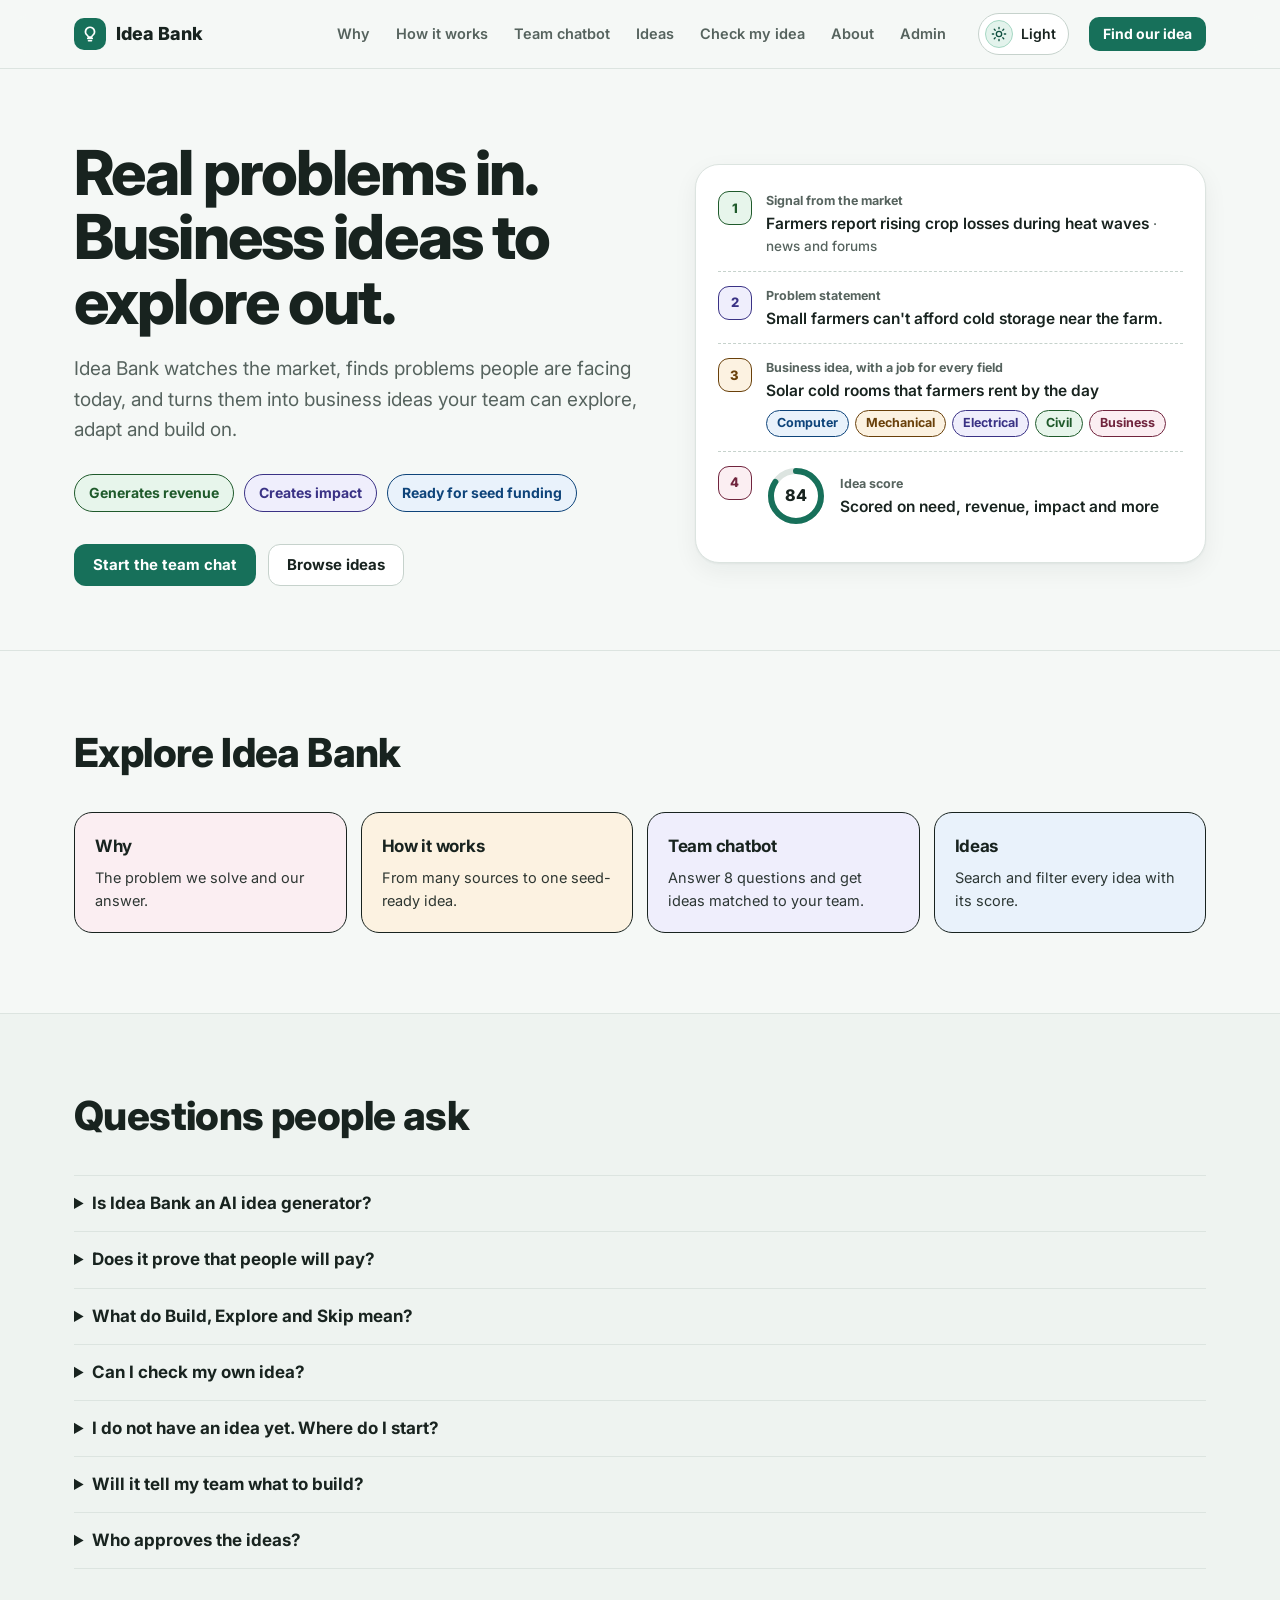
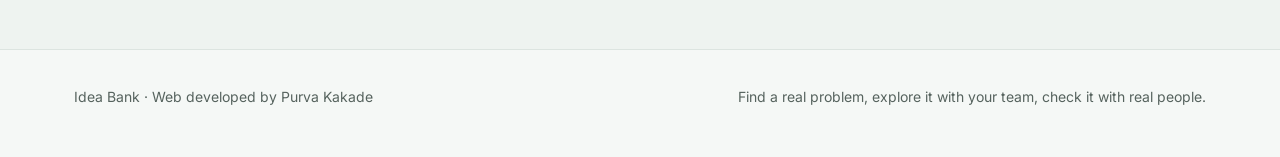
<file: static/index.html>
<!doctype html>
<html lang="en">
<head>
<meta charset="utf-8">
<meta name="viewport" content="width=device-width, initial-scale=1, viewport-fit=cover">
<title>Idea Bank — real problems, ideas to explore</title>
<link rel="preconnect" href="https://fonts.googleapis.com">
<link rel="preconnect" href="https://fonts.gstatic.com" crossorigin>
<link href="https://fonts.googleapis.com/css2?family=Inter:wght@400;500;600;700;800&display=swap" rel="stylesheet">
<script>
/* apply saved theme before paint */
(function(){try{var t=localStorage.getItem("ideabank:theme");if(t==="light"||t==="dark")document.documentElement.setAttribute("data-theme",t);}catch(e){}})();
</script>
<link rel="stylesheet" href="/static/site.css">
</head>
<body>
<script>(function(){var h=location.hash.slice(1);if(["why","how","team","ideas"].indexOf(h)>-1)location.replace("/"+h);})();</script>
<header class="top">
  <div class="wrap">
    <a class="brand" href="/" aria-label="Idea Bank, home">
      <span class="mark" aria-hidden="true"><svg width="18" height="18" viewBox="0 0 24 24" fill="none" stroke-width="2.2" stroke-linecap="round" stroke-linejoin="round"><path d="M9 18h6M10 21h4M12 3a6 6 0 0 0-3.5 10.9c.6.4 1 1.1 1 1.8V16h5v-.3c0-.7.4-1.4 1-1.8A6 6 0 0 0 12 3z"/></svg></span>
      Idea Bank
    </a>
    <nav class="nav" aria-label="Main">
      <a href="/why">Why</a><a href="/how">How it works</a><a href="/team">Team chatbot</a><a href="/ideas">Ideas</a>
    <a href="/check">Check my idea</a><a href="/about">About</a><a href="/admin">Admin</a></nav>
    <button class="theme-btn" id="themeBtn" type="button" aria-label="Switch to dark mode">
      <span class="knob" aria-hidden="true">
        <svg class="sun" viewBox="0 0 24 24" fill="none" stroke-width="2" stroke-linecap="round"><circle cx="12" cy="12" r="4"/><path d="M12 2v2M12 20v2M4.9 4.9l1.4 1.4M17.7 17.7l1.4 1.4M2 12h2M20 12h2M4.9 19.1l1.4-1.4M17.7 6.3l1.4-1.4"/></svg>
        <svg class="moon" viewBox="0 0 24 24" fill="none" stroke-width="2" stroke-linecap="round" stroke-linejoin="round"><path d="M21 12.8A9 9 0 1 1 11.2 3a7 7 0 0 0 9.8 9.8z"/></svg>
      </span>
      <span class="lbl" id="themeLbl">Light</span>
    </button>
    <a class="btn btn-primary btn-sm cta-top" href="/team">Find our idea</a>
  </div>
</header>

<main id="top">
  <section class="hero">
    <div class="wrap hero-grid">
      <div>
        <h1>Real problems in. Business ideas to explore out.</h1>
        <p class="lead">Idea Bank watches the market, finds problems people are facing today, and turns them into business ideas your team can explore, adapt and build on.</p>
        <ul class="goals" aria-label="Every idea aims to">
          <li class="c-green">Generates revenue</li>
          <li class="c-lav">Creates impact</li>
          <li class="c-blue">Ready for seed funding</li>
        </ul>
        <div class="row">
          <a class="btn btn-primary" href="/team">Start the team chat</a>
          <a class="btn btn-ghost" href="/ideas">Browse ideas</a>
        </div>
      </div>

      <figure class="transform reveal" aria-label="Example: how one news signal becomes an idea" style="margin:0">
        <div class="stage">
          <span class="dot c-green" aria-hidden="true">1</span>
          <div><p class="k">Signal from the market</p><p class="v">Farmers report rising crop losses during heat waves <span class="src">· news and forums</span></p></div>
        </div>
        <div class="stage">
          <span class="dot c-lav" aria-hidden="true">2</span>
          <div><p class="k">Problem statement</p><p class="v">Small farmers can't afford cold storage near the farm.</p></div>
        </div>
        <div class="stage">
          <span class="dot c-amber" aria-hidden="true">3</span>
          <div><p class="k">Business idea, with a job for every field</p><p class="v">Solar cold rooms that farmers rent by the day</p>
            <div class="tags"><span class="tag c-blue">Computer</span><span class="tag c-amber">Mechanical</span><span class="tag c-lav">Electrical</span><span class="tag c-green">Civil</span><span class="tag c-pink">Business</span></div></div>
        </div>
        <div class="stage">
          <span class="dot c-pink" aria-hidden="true">4</span>
          <div class="score-line"><div id="heroRing"></div><div><p class="k">Idea score</p><p class="v">Scored on need, revenue, impact and more</p></div></div>
        </div>
      </figure>
    </div>
  </section>

  <section class="sec">
    <div class="wrap">
      <div class="sec-head"><h2>Explore Idea Bank</h2></div>
      <div class="explore">
        <a class="c-pink" href="/why"><h3>Why</h3><p>The problem we solve and our answer.</p></a>
        <a class="c-amber" href="/how"><h3>How it works</h3><p>From many sources to one seed-ready idea.</p></a>
        <a class="c-lav" href="/team"><h3>Team chatbot</h3><p>Answer 8 questions and get ideas matched to your team.</p></a>
        <a class="c-blue" href="/ideas"><h3>Ideas</h3><p>Search and filter every idea with its score.</p></a>
      </div>
    </div>
  </section>
  <section class="sec alt" id="faq">
    <div class="wrap">
      <div class="sec-head"><h2>Questions people ask</h2></div>
      <div class="faq">
        <details><summary>Is Idea Bank an AI idea generator?</summary><p>It uses live news, search trends and reports to find real problems. AI helps turn them into ideas when it is switched on, and a human reviewer approves every new idea before it appears.</p></details>
        <details><summary>Does it prove that people will pay?</summary><p>No. It shows evidence that a problem exists and gives a score. Only talking to real customers proves demand, so every idea ends with a test to run.</p></details>
        <details><summary>What do Build, Explore and Skip mean?</summary><p>Build is a score of 75 or more: strong enough to start. Explore is 50 to 74: real potential, but test the weakest area first. Skip is under 50: reshape it or choose another idea.</p></details>
        <details><summary>Can I check my own idea?</summary><p>Yes. Use <a href="/check">Check my idea</a>. Answer 13 questions and get a score, a verdict and what to test next. Nothing you type is saved.</p></details>
        <details><summary>I do not have an idea yet. Where do I start?</summary><p>Open the <a href="/team">team chatbot</a>. It asks about your skills, time and budget, then suggests ideas that fit your team.</p></details>
        <details><summary>Will it tell my team what to build?</summary><p>No. Ideas and roles are suggestions. Your team decides what to pursue.</p></details>
        <details><summary>Who approves the ideas?</summary><p>Reviewers chosen by the admin read each new idea and approve or reject it. Approved ideas show who finalized them.</p></details>
      </div>
    </div>
  </section>
</main>

<footer>
  <div class="wrap"><span>Idea Bank · Web developed by Purva Kakade</span><span>Find a real problem, explore it with your team, check it with real people.</span></div>
</footer>

<dialog id="dlg" aria-labelledby="dlgTitle"><div class="dlg" id="dlgBody"></div></dialog>
<script src="/static/app.js"></script>
</body>
</html>
</file>
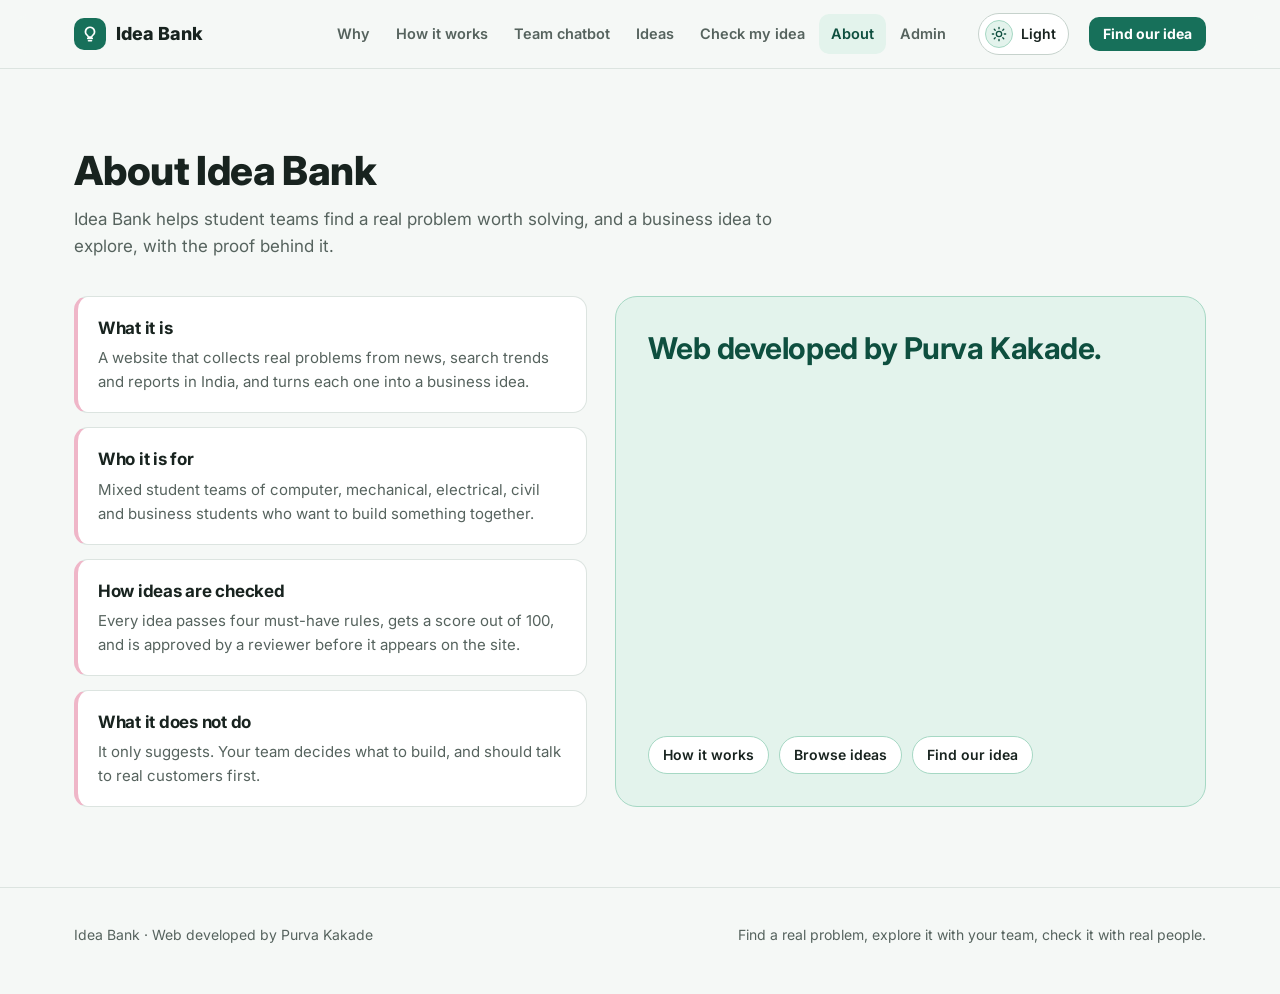
<file: static/about.html>
<!doctype html>
<html lang="en">
<head>
<meta charset="utf-8">
<meta name="viewport" content="width=device-width, initial-scale=1, viewport-fit=cover">
<title>About Idea Bank</title>
<link rel="preconnect" href="https://fonts.googleapis.com">
<link rel="preconnect" href="https://fonts.gstatic.com" crossorigin>
<link href="https://fonts.googleapis.com/css2?family=Inter:wght@400;500;600;700;800&display=swap" rel="stylesheet">
<script>
/* apply saved theme before paint */
(function(){try{var t=localStorage.getItem("ideabank:theme");if(t==="light"||t==="dark")document.documentElement.setAttribute("data-theme",t);}catch(e){}})();
</script>
<link rel="stylesheet" href="/static/site.css">
</head>
<body>
<header class="top">
  <div class="wrap">
    <a class="brand" href="/" aria-label="Idea Bank, home">
      <span class="mark" aria-hidden="true"><svg width="18" height="18" viewBox="0 0 24 24" fill="none" stroke-width="2.2" stroke-linecap="round" stroke-linejoin="round"><path d="M9 18h6M10 21h4M12 3a6 6 0 0 0-3.5 10.9c.6.4 1 1.1 1 1.8V16h5v-.3c0-.7.4-1.4 1-1.8A6 6 0 0 0 12 3z"/></svg></span>
      Idea Bank
    </a>
    <nav class="nav" aria-label="Main">
      <a href="/why">Why</a><a href="/how">How it works</a><a href="/team">Team chatbot</a><a href="/ideas">Ideas</a>
    <a href="/check">Check my idea</a><a href="/about" aria-current="page">About</a><a href="/admin">Admin</a></nav>
    <button class="theme-btn" id="themeBtn" type="button" aria-label="Switch to dark mode">
      <span class="knob" aria-hidden="true">
        <svg class="sun" viewBox="0 0 24 24" fill="none" stroke-width="2" stroke-linecap="round"><circle cx="12" cy="12" r="4"/><path d="M12 2v2M12 20v2M4.9 4.9l1.4 1.4M17.7 17.7l1.4 1.4M2 12h2M20 12h2M4.9 19.1l1.4-1.4M17.7 6.3l1.4-1.4"/></svg>
        <svg class="moon" viewBox="0 0 24 24" fill="none" stroke-width="2" stroke-linecap="round" stroke-linejoin="round"><path d="M21 12.8A9 9 0 1 1 11.2 3a7 7 0 0 0 9.8 9.8z"/></svg>
      </span>
      <span class="lbl" id="themeLbl">Light</span>
    </button>
    <a class="btn btn-primary btn-sm cta-top" href="/team">Find our idea</a>
  </div>
</header>

<main id="top">
  <section class="sec" id="about">
    <div class="wrap">
      <div class="sec-head">
        <h2>About Idea Bank</h2>
        <p>Idea Bank helps student teams find a real problem worth solving, and a business idea to explore, with the proof behind it.</p>
      </div>
      <div class="why">
        <div class="pains">
          <div class="pain"><h3>What it is</h3><p>A website that collects real problems from news, search trends and reports in India, and turns each one into a business idea.</p></div>
          <div class="pain"><h3>Who it is for</h3><p>Mixed student teams of computer, mechanical, electrical, civil and business students who want to build something together.</p></div>
          <div class="pain"><h3>How ideas are checked</h3><p>Every idea passes four must-have rules, gets a score out of 100, and is approved by a reviewer before it appears on the site.</p></div>
          <div class="pain"><h3>What it does not do</h3><p>It only suggests. Your team decides what to build, and should talk to real customers first.</p></div>
        </div>
        <div class="answer">
          <p class="big">Web developed by Purva Kakade.</p>
          <ul aria-label="Explore"><li><a href="/how" style="color:inherit;text-decoration:none">How it works</a></li><li><a href="/ideas" style="color:inherit;text-decoration:none">Browse ideas</a></li><li><a href="/team" style="color:inherit;text-decoration:none">Find our idea</a></li></ul>
        </div>
      </div>
    </div>
  </section>
</main>

<footer>
  <div class="wrap"><span>Idea Bank · Web developed by Purva Kakade</span><span>Find a real problem, explore it with your team, check it with real people.</span></div>
</footer>

<dialog id="dlg" aria-labelledby="dlgTitle"><div class="dlg" id="dlgBody"></div></dialog>
<script src="/static/app.js"></script>
</body>
</html>
</file>
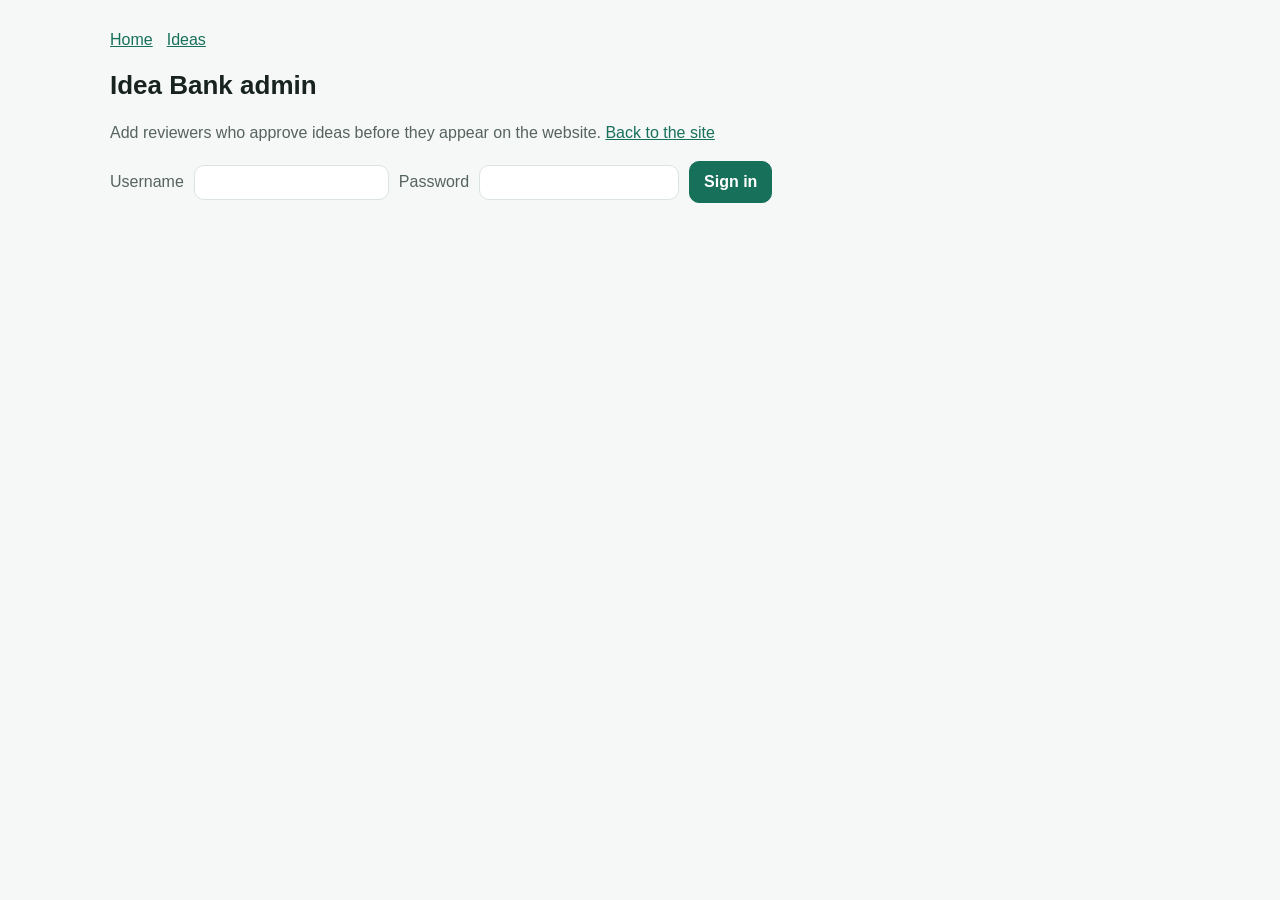
<file: static/admin.html>
<!doctype html>
<html lang="en">
<head>
<meta charset="utf-8">
<meta name="viewport" content="width=device-width, initial-scale=1">
<title>Idea Bank admin</title>
<style>
:root{--bg:#F5F8F6;--surface:#fff;--ink:#18231F;--muted:#56635E;--line:#DCE4E0;--teal:#17705A;--soft:#E3F3EC;--warn:#FCF2E1;--warn-ink:#69400A;--bad:#FBEEF2;--bad-ink:#70243D}
@media (prefers-color-scheme:dark){:root{--bg:#0F1513;--surface:#161E1B;--ink:#E5EDE9;--muted:#9DAAA5;--line:#26312D;--teal:#5CC7A2;--soft:#14302A;--warn:#2E230F;--warn-ink:#F4D49B;--bad:#331B24;--bad-ink:#F4C2D2}}
*{box-sizing:border-box} [hidden]{display:none!important} body{margin:0;background:var(--bg);color:var(--ink);font-family:Inter,"Segoe UI",Roboto,Arial,sans-serif;line-height:1.5}
.wrap{max-width:1100px;margin:0 auto;padding:28px 20px} h1{font-size:26px;margin:0 0 4px} h2{font-size:19px;margin:28px 0 12px}
.muted{color:var(--muted)} .row{display:flex;gap:10px;flex-wrap:wrap;align-items:center}
input{border:1px solid var(--line);background:var(--surface);color:var(--ink);border-radius:10px;padding:9px 12px;min-width:280px}
button{font:inherit;border:1px solid var(--line);background:var(--surface);color:var(--ink);border-radius:10px;padding:8px 14px;font-weight:600;cursor:pointer}
button.primary{background:var(--teal);border-color:var(--teal);color:#fff} button:disabled{opacity:.5}
.grid{display:grid;grid-template-columns:repeat(auto-fill,minmax(200px,1fr));gap:12px}
.box{background:var(--surface);border:1px solid var(--line);border-radius:14px;padding:14px}
.ok{color:var(--teal);font-weight:700} .err{color:var(--bad-ink);font-weight:700}
table{width:100%;border-collapse:collapse;background:var(--surface);border:1px solid var(--line);border-radius:14px;overflow:hidden}
th,td{text-align:left;padding:10px 12px;border-bottom:1px solid var(--line);font-size:14px;vertical-align:top}
.scroll{overflow-x:auto} .idea{background:var(--surface);border:1px solid var(--line);border-radius:14px;padding:16px;margin-bottom:12px}
.idea h3{margin:0 0 6px;font-size:17px} .pill{display:inline-block;font-size:12px;font-weight:700;padding:2px 9px;border-radius:99px;background:var(--soft)}
.fail{background:var(--bad);color:var(--bad-ink)} .msg{padding:10px 12px;border-radius:10px;background:var(--warn);color:var(--warn-ink);margin:10px 0}
a{color:var(--teal)}
.box b{overflow-wrap:anywhere}
.errtxt{display:inline-block;max-width:560px;overflow-wrap:anywhere}
input,select{max-width:100%}
nav.top{display:flex;gap:14px;flex-wrap:wrap;margin-bottom:14px}
.btnlink{display:inline-block;background:var(--teal);color:#fff;text-decoration:none;font-weight:600;border-radius:10px;padding:8px 14px}
</style>
</head>
<body>
<div class="wrap">
  <nav class="top" aria-label="Site"><a href="/">Home</a><a href="/ideas">Ideas</a></nav>
  <h1>Idea Bank admin</h1>
  <p class="muted">Add reviewers who approve ideas before they appear on the website. <a href="/">Back to the site</a></p>
  <form id="login" class="row" autocomplete="on"><label for="usr" class="muted">Username</label><input id="usr" autocomplete="username" style="min-width:160px" required><label for="pwd" class="muted">Password</label><input id="pwd" type="password" autocomplete="current-password" style="min-width:200px" required><button class="primary" id="go" type="submit">Sign in</button></form>
  <div class="row" id="bar" hidden style="margin-top:6px"><span class="muted">Signed in as admin.</span><button id="out" type="button">Sign out</button></div>
  <div id="msg"></div>
  <div id="main" hidden>
    <p id="summary" class="muted"></p>
    <h2>Reviewers</h2>
    <p class="muted">Reviewers decide which ideas go on the website. Add a name and email: they get a sign-in link and code by email.</p>
    <div class="row"><label for="rname" class="muted">Name</label><input id="rname" maxlength="60" placeholder="Reviewer's name" style="min-width:200px"><label for="remail" class="muted">Email</label><input id="remail" type="email" maxlength="120" placeholder="name@example.com" style="min-width:240px"><button class="primary" id="addRev">Add reviewer</button></div>
    <div id="newcode"></div>
    <div class="scroll" style="margin-top:12px"><table><thead><tr><th>Name</th><th>Email</th><th>Approved</th><th>Rejected</th><th>Access</th></tr></thead><tbody id="revs"></tbody></table></div>
    <h2>Ideas waiting for a decision</h2><div id="queue"></div>
    <h2>Email</h2>
    <p class="muted" id="emailState"></p>
    <details id="emailBox"><summary style="cursor:pointer;font-weight:600">Set up or change email sending</summary>
      <p class="muted">Gmail: server <b>smtp.gmail.com</b>, port <b>587</b>, your Gmail address as username, and a 16-letter
      <a href="https://myaccount.google.com/apppasswords" target="_blank" rel="noopener noreferrer">app password</a> (needs 2-Step Verification on).</p>
      <div class="row" style="margin-bottom:10px"><label class="muted" for="eProv">Email provider</label>
        <select id="eProv" style="border:1px solid var(--line);background:var(--surface);color:var(--ink);border-radius:10px;padding:9px 12px"><option value="gmail">Gmail</option><option value="outlook">Outlook / Hotmail</option><option value="other">Other (type the details)</option></select></div>
      <form id="emailForm" class="grid" style="grid-template-columns:repeat(auto-fit,minmax(230px,1fr));align-items:end">
        <div><label class="muted" for="eHost">Mail server</label><br><input id="eHost" style="min-width:0;width:100%" placeholder="smtp.gmail.com" required></div>
        <div><label class="muted" for="ePort">Port</label><br><input id="ePort" style="min-width:0;width:100%" placeholder="587" inputmode="numeric"></div>
        <div><label class="muted" for="eUser">Username (your email)</label><br><input id="eUser" type="email" style="min-width:0;width:100%" autocomplete="off" required></div>
        <div><label class="muted" for="ePass">App password</label><br><input id="ePass" type="password" style="min-width:0;width:100%" autocomplete="new-password" placeholder="leave blank to keep the saved one"></div>
        <div><label class="muted" for="eFrom">Send as</label><br><input id="eFrom" style="min-width:0;width:100%" placeholder="Idea Bank &lt;you@gmail.com&gt;"></div>
        <div><button class="primary" type="submit">Save email settings</button></div>
      </form>
      <div class="row" style="margin-top:12px"><label class="muted" for="eTest">Send a test to</label><input id="eTest" type="email" placeholder="your@email.com" style="min-width:240px"><button type="button" id="eTestGo">Send test email</button></div>
      <div id="emailMsg"></div>
    </details>
    <details id="advBox" style="margin-top:28px"><summary style="cursor:pointer;font-weight:600">Advanced: data collection (usually not needed)</summary>
      <p class="muted">The site collects news by itself every few hours. Use these only to check sources or collect right now.</p>
    <div class="grid" id="counts"></div>
    <h3>Data sources</h3><div class="scroll"><table><thead><tr><th>Source</th><th>Enabled</th><th>Last run</th><th>Result</th></tr></thead><tbody id="srcs"></tbody></table></div>
    <div class="row" style="margin-top:14px"><button class="primary" id="runAll">Collect data and find ideas now</button><button id="runIngest">Only collect data</button><button id="runEngine">Only run the idea engine</button><span class="muted" id="job"></span></div>
    </details>
  </div>
</div>
<script>
(function(){
const $=s=>document.querySelector(s);
const esc=s=>String(s==null?"":s).replace(/[&<>"']/g,c=>({"&":"&amp;","<":"&lt;",">":"&gt;",'"':"&quot;","'":"&#39;"}[c]));
let token=""; try{token=sessionStorage.getItem("ib-admin")||"";}catch(e){}
async function api(p,o){o=o||{}; o.headers={"Content-Type":"application/json","X-Admin-Token":token}; if(o.body) o.body=JSON.stringify(o.body);
  const r=await fetch(p,o); const d=await r.json().catch(()=>({})); if(!r.ok) throw new Error(d.error||r.status); return d;}
function shortErr(t){ t=String(t||""); if(/429/.test(t)) return "The source asked us to slow down. It will retry on the next run."; if(/403/.test(t)) return "The source blocked the request (Reddit needs an app login)."; return t.length>140?t.slice(0,140)+"…":t; }
async function signIn(ev){
  ev.preventDefault();
  try{ const d=await fetch("/api/admin/login",{method:"POST",headers:{"Content-Type":"application/json"},body:JSON.stringify({username:$("#usr").value,password:$("#pwd").value})});
    const j=await d.json().catch(()=>({})); if(!d.ok) throw new Error(j.error||"Could not sign in");
    token=j.token; try{sessionStorage.setItem("ib-admin",token);}catch(e){} $("#pwd").value=""; load(); }
  catch(e){ $("#msg").innerHTML=`<div class="msg">${esc(e.message)}</div>`; }
}
function signOut(){ token=""; try{sessionStorage.removeItem("ib-admin");}catch(e){} $("#main").hidden=true; $("#bar").hidden=true; $("#login").hidden=false; $("#msg").innerHTML=""; }
async function load(){
  try{
    const d=await api("/api/admin/overview"); $("#msg").innerHTML=""; $("#main").hidden=false; $("#login").hidden=true; $("#bar").hidden=false;
    const c=d.counts; const ideas=c.ideas||{}; $("#summary").innerHTML=`<b>${ideas.approved||0}</b> ideas live on the website · <b>${ideas.pending||0}</b> waiting for a reviewer`;
    $("#counts").innerHTML=[["AI configured",d.ai?"Yes":"No — set ANTHROPIC_API_KEY"],["Signals collected",c.signals],["Waiting for engine",c.unprocessed],["Problems found",c.problems],["Live ideas",ideas.approved||0],["Waiting for review",ideas.pending||0],["Rejected",ideas.rejected||0],["Teams",c.teams],["Runs every",d.interval_hours+" hours"]]
      .map(([k,v])=>`<div class="box"><div class="muted" style="font-size:13px">${k}</div><b style="font-size:20px">${esc(v)}</b></div>`).join("");
    const last={}; (d.last_runs||[]).forEach(r=>last[r.source]=r);
    $("#srcs").innerHTML=Object.keys(d.sources).map(s=>{const r=last[s];return `<tr><td>${s}</td><td>${d.sources[s]?'<span class="ok">Yes</span>':'<span class="muted">No (off or missing key)</span>'}</td><td>${r?esc(r.started_at):"—"}</td><td>${r?(r.ok?`<span class="ok">OK</span> · ${r.fetched} fetched, ${r.added} new`:`<span class="err">Failed</span> <span class="errtxt" title="${esc(r.error)}">${esc(shortErr(r.error))}</span>`):"—"}</td></tr>`;}).join("");
    $("#job").textContent=d.job.running?"A run is in progress…":(d.job.last?("Last manual run: "+d.job.last.at):"");
    loadQueue(); loadRevs(); loadEmail();
  }catch(e){ $("#main").hidden=true; $("#bar").hidden=true; $("#login").hidden=false; $("#msg").innerHTML=`<div class="msg">${esc(e.message)}</div>`; }
}
const PROV={gmail:["smtp.gmail.com",587],outlook:["smtp-mail.outlook.com",587]};
function pickProv(){ const p=PROV[$("#eProv").value]; if(p){ $("#eHost").value=p[0]; $("#ePort").value=p[1]; $("#eHost").readOnly=$("#ePort").readOnly=true; } else { $("#eHost").readOnly=$("#ePort").readOnly=false; } }
$("#eProv").addEventListener("change",pickProv);
$("#eUser").addEventListener("input",()=>{ if(!$("#eFrom").dataset.touched) $("#eFrom").value=$("#eUser").value?("Idea Bank <"+$("#eUser").value+">"):""; });
$("#eFrom").addEventListener("input",()=>{ $("#eFrom").dataset.touched="1"; });
async function loadEmail(){
  const e=await api("/api/admin/email-settings");
  $("#emailState").innerHTML=e.configured?`<span class="ok">Email is set up</span> (${esc(e.host)}, from ${esc(e.sender)}). Reviewers receive their sign-in code by email.`:`<span class="err">Email is not set up.</span> The site cannot send reviewers their code until you fill this in.`;
  $("#eHost").value=e.host||""; $("#ePort").value=e.port||587; $("#eUser").value=e.user||""; $("#eFrom").value=e.sender||"";
  $("#ePass").placeholder=e.has_password?"saved (leave blank to keep it)":"16-letter app password";
  $("#eProv").value=e.host==="smtp.gmail.com"?"gmail":e.host==="smtp-mail.outlook.com"?"outlook":(e.host?"other":"gmail");
  if(!e.host) pickProv(); else pickProv();
  if(!e.configured) $("#emailBox").open=true;
}
$("#emailForm").addEventListener("submit",async ev=>{ ev.preventDefault();
  try{ await api("/api/admin/email-settings",{method:"POST",body:{host:$("#eHost").value,port:$("#ePort").value,user:$("#eUser").value,password:$("#ePass").value,sender:$("#eFrom").value}});
    $("#ePass").value=""; $("#emailMsg").innerHTML='<div class="msg">Saved. Now send a test email to check it works.</div>'; await loadEmail(); $("#emailBox").open=true; }
  catch(err){ $("#emailMsg").innerHTML=`<div class="msg">${esc(err.message)}</div>`; } });
$("#eTestGo").onclick=async()=>{ $("#emailBox").open=true; $("#eTestGo").disabled=true; $("#emailMsg").innerHTML='<div class="msg">Sending… this can take up to 30 seconds.</div>';
  try{ const d=await api("/api/admin/email-test",{method:"POST",body:{to:$("#eTest").value}});
    $("#emailMsg").innerHTML=d.ok?`<div class="msg">Test email sent to <b>${esc($("#eTest").value)}</b>. Check the inbox (and spam).</div>`:`<div class="msg"><b>Could not send:</b> ${esc(d.error)}</div>`; }
  catch(err){ $("#emailMsg").innerHTML=`<div class="msg">${esc(err.message)}</div>`; }
  $("#eTestGo").disabled=false; };
async function loadRevs(){
  const d=await api("/api/admin/reviewers");
  $("#revs").innerHTML=d.reviewers.length?d.reviewers.map(r=>`<tr><td>${esc(r.name)}</td><td>${esc(r.email||'—')}</td><td>${r.approved}</td><td>${r.rejected}</td><td>${r.active?'<span class="ok">On</span>':'<span class="muted">Off</span>'} <button data-rev="${r.id}" data-on="${r.active?0:1}">${r.active?"Switch off":"Switch on"}</button> <button data-newcode="${r.id}">Email new code</button></td></tr>`).join(""):'<tr><td colspan="5" class="muted">No reviewers yet. Add one above.</td></tr>';
}
async function loadQueue(){
  const d=await api("/api/admin/ideas?status=pending");
  $("#queue").innerHTML=d.ideas.length?d.ideas.map(i=>`<div class="idea"><h3>${esc(i.title)} <span class="pill">${i.total}/100</span></h3>
    <p><b>Problem:</b> ${esc(i.problem)}<br><b>Idea:</b> ${esc(i.solution)}</p>
    <p>${Object.entries(i.gates||{}).map(([k,g])=>`<span class="pill ${g.pass?"":"fail"}">${k}: ${g.pass?"pass":"fail"}</span>`).join(" ")}</p>
    ${(i.evidence||[]).slice(0,4).map(e=>`<div><a href="${esc(e.url)}" target="_blank" rel="noopener noreferrer">${esc(e.title)}</a> <span class="muted">(${esc(e.source)})</span></div>`).join("")}
    <div class="row" style="margin-top:10px"><button class="primary" data-act="approved" data-id="${i.id}">Approve</button><button data-act="rejected" data-id="${i.id}">Reject</button></div></div>`).join(""):'<p class="muted">Nothing waiting. New AI ideas appear here after each run.</p>';
}
document.addEventListener("click",async e=>{const b=e.target.closest("[data-act]"); if(!b) return; b.disabled=true;
  try{await api(`/api/admin/ideas/${b.dataset.id}/status`,{method:"POST",body:{status:b.dataset.act}}); load();}catch(err){alert(err.message);}});
function showInvite(d){
  if(d.emailed){ $("#newcode").innerHTML=`<div class="msg">Email sent to <b>${esc(d.email)}</b> with the sign-in link and code.</div>`; return; }
  const link="mailto:"+encodeURIComponent(d.email)+"?subject="+encodeURIComponent(d.subject||"")+"&body="+encodeURIComponent(d.message||"");
  $("#newcode").innerHTML=`<div class="msg"><b>The site could not send the email by itself.</b> ${esc(d.email_error)} Fix it under Email settings above, or send it yourself:<br>
    Send ${esc(d.name)} the invitation from your own email instead (the code is shown only once):
    <div class="row" style="margin:10px 0"><a class="btnlink" href="${link}">Open email to ${esc(d.email)}</a><button type="button" id="copyMsg">Copy the message</button></div>
    <details><summary>Show the code</summary><code style="font-size:16px;user-select:all">${esc(d.code)}</code></details></div>`;
  const c=$("#copyMsg"); if(c) c.onclick=()=>{ const t=d.message||""; (navigator.clipboard?navigator.clipboard.writeText(t):Promise.reject()).then(()=>{c.textContent="Copied";},()=>{c.textContent="Select the code above and copy it";}); };
}
$("#addRev").onclick=async()=>{ try{ const d=await api("/api/admin/reviewers",{method:"POST",body:{name:$("#rname").value,email:$("#remail").value}});
  $("#rname").value=""; $("#remail").value=""; showInvite(d); loadRevs(); }
  catch(e){ $("#newcode").innerHTML=`<div class="msg">${esc(e.message)}</div>`; } };
document.addEventListener("click",async e=>{const b=e.target.closest("[data-newcode]"); if(!b) return; b.disabled=true;
  try{ showInvite(await api(`/api/admin/reviewers/${b.dataset.newcode}/new-code`,{method:"POST"})); }catch(err){ $("#newcode").innerHTML=`<div class="msg">${esc(err.message)}</div>`; } b.disabled=false; });
document.addEventListener("click",async e=>{const b=e.target.closest("[data-rev]"); if(!b) return; b.disabled=true;
  try{ await api(`/api/admin/reviewers/${b.dataset.rev}/active`,{method:"POST",body:{active:b.dataset.on==="1"}}); loadRevs(); }catch(err){ alert(err.message); }});
async function run(steps){ try{await api("/api/admin/run",{method:"POST",body:{steps}}); $("#job").textContent="Started. Refresh in a minute or two."; setTimeout(load,15000);}catch(e){$("#job").textContent=e.message;} }
$("#login").addEventListener("submit",signIn); $("#out").onclick=signOut; $("#runAll").onclick=()=>run(["ingest","engine"]); $("#runIngest").onclick=()=>run(["ingest"]); $("#runEngine").onclick=()=>run(["engine"]);
if(token) load();
})();
</script>
</body>
</html>
</file>
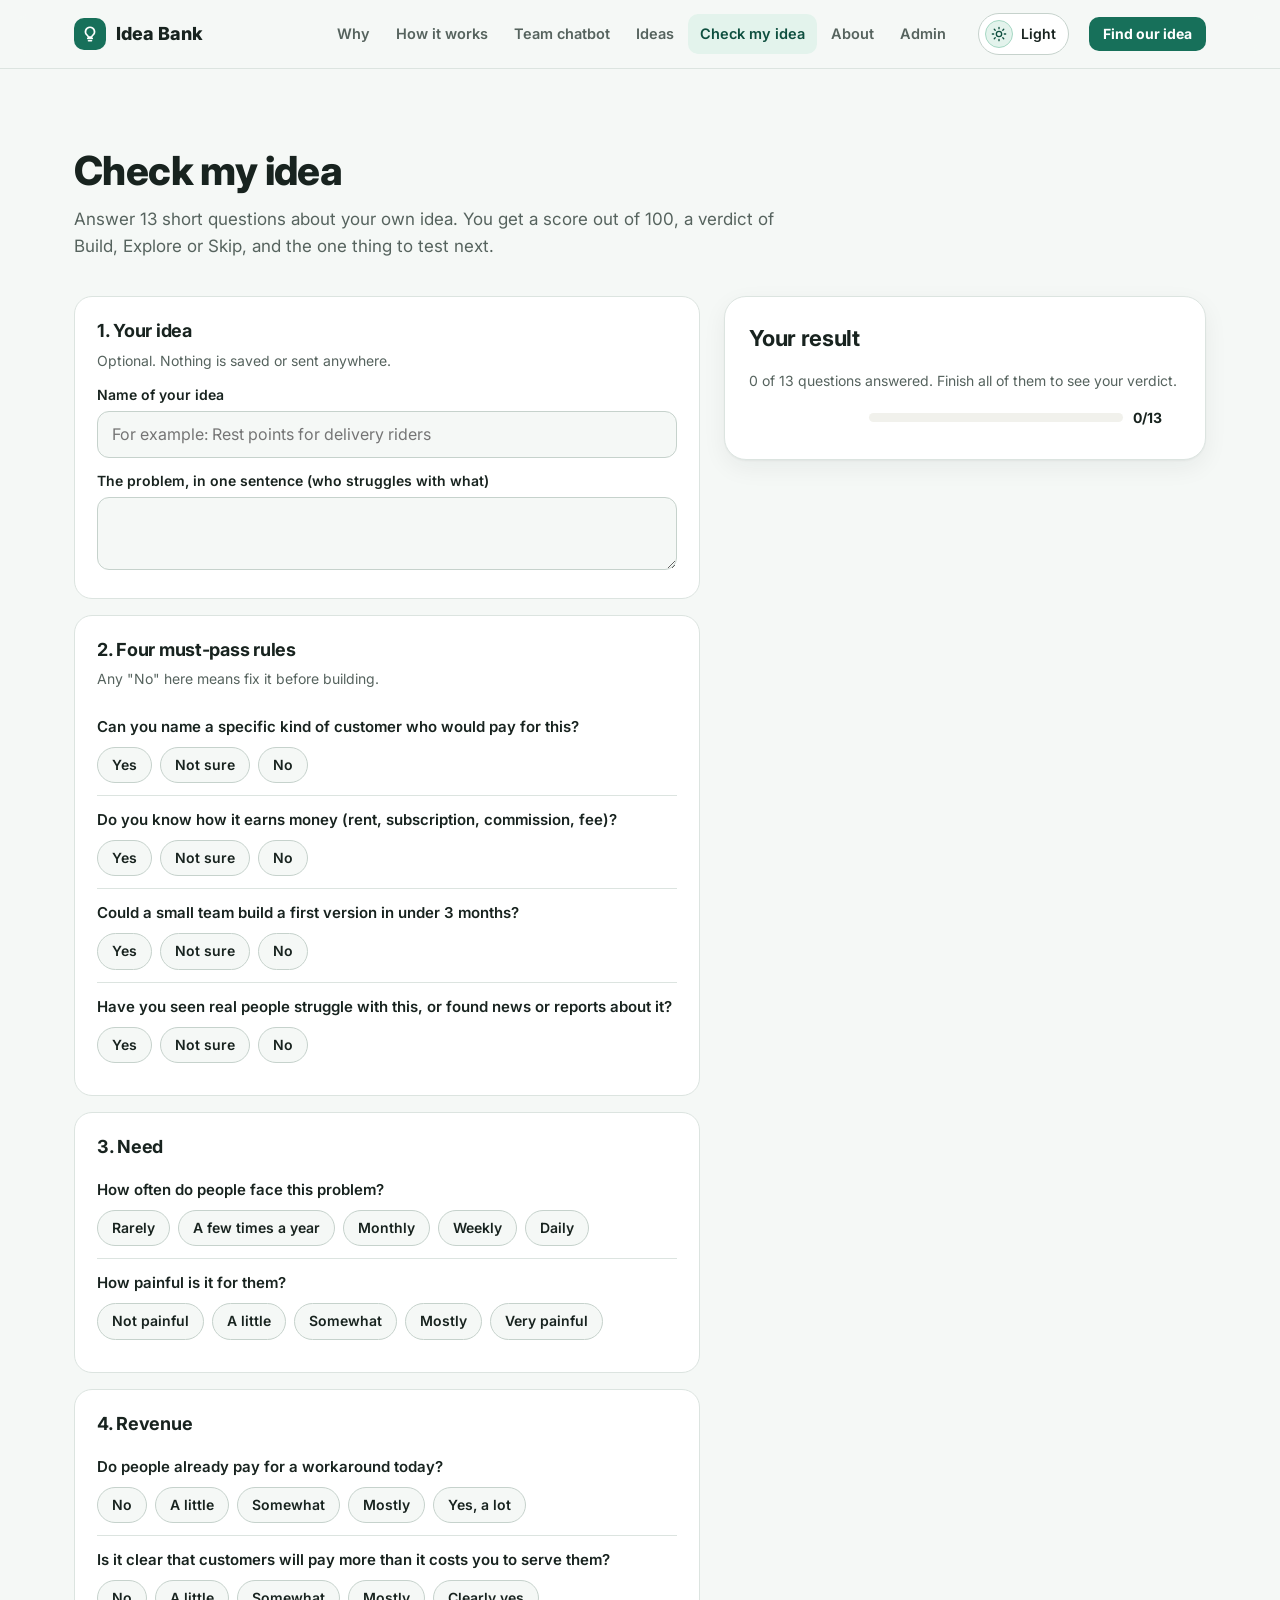
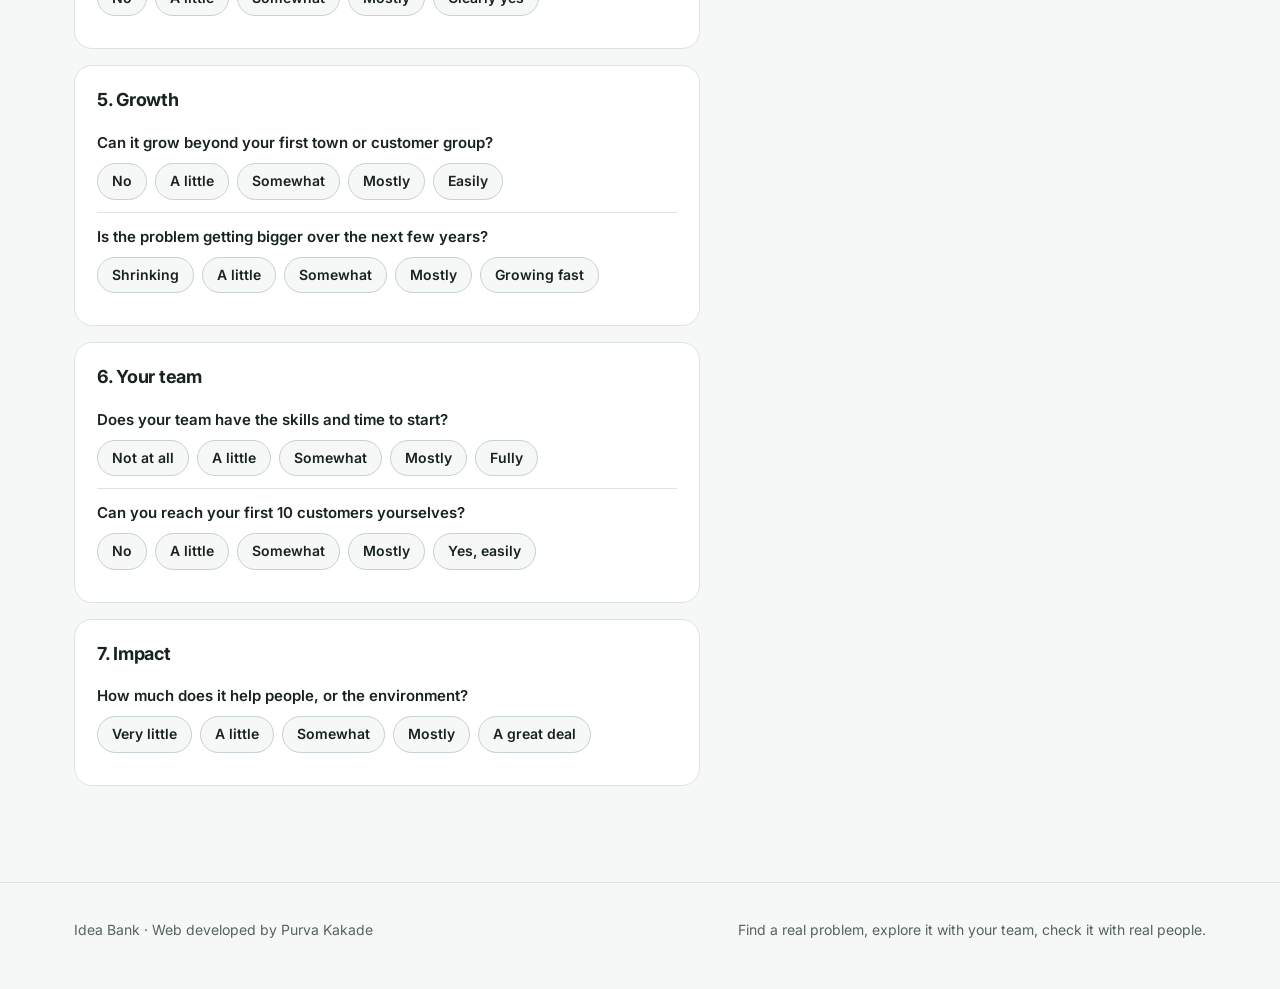
<file: static/check.html>
<!doctype html>
<html lang="en">
<head>
<meta charset="utf-8">
<meta name="viewport" content="width=device-width, initial-scale=1, viewport-fit=cover">
<title>Check my idea — Idea Bank</title>
<link rel="preconnect" href="https://fonts.googleapis.com">
<link rel="preconnect" href="https://fonts.gstatic.com" crossorigin>
<link href="https://fonts.googleapis.com/css2?family=Inter:wght@400;500;600;700;800&display=swap" rel="stylesheet">
<script>
/* apply saved theme before paint */
(function(){try{var t=localStorage.getItem("ideabank:theme");if(t==="light"||t==="dark")document.documentElement.setAttribute("data-theme",t);}catch(e){}})();
</script>
<link rel="stylesheet" href="/static/site.css">
</head>
<body>
<header class="top">
  <div class="wrap">
    <a class="brand" href="/" aria-label="Idea Bank, home">
      <span class="mark" aria-hidden="true"><svg width="18" height="18" viewBox="0 0 24 24" fill="none" stroke-width="2.2" stroke-linecap="round" stroke-linejoin="round"><path d="M9 18h6M10 21h4M12 3a6 6 0 0 0-3.5 10.9c.6.4 1 1.1 1 1.8V16h5v-.3c0-.7.4-1.4 1-1.8A6 6 0 0 0 12 3z"/></svg></span>
      Idea Bank
    </a>
    <nav class="nav" aria-label="Main">
      <a href="/why">Why</a><a href="/how">How it works</a><a href="/team">Team chatbot</a><a href="/ideas">Ideas</a>
    <a href="/check" aria-current="page">Check my idea</a><a href="/about">About</a><a href="/admin">Admin</a></nav>
    <button class="theme-btn" id="themeBtn" type="button" aria-label="Switch to dark mode">
      <span class="knob" aria-hidden="true">
        <svg class="sun" viewBox="0 0 24 24" fill="none" stroke-width="2" stroke-linecap="round"><circle cx="12" cy="12" r="4"/><path d="M12 2v2M12 20v2M4.9 4.9l1.4 1.4M17.7 17.7l1.4 1.4M2 12h2M20 12h2M4.9 19.1l1.4-1.4M17.7 6.3l1.4-1.4"/></svg>
        <svg class="moon" viewBox="0 0 24 24" fill="none" stroke-width="2" stroke-linecap="round" stroke-linejoin="round"><path d="M21 12.8A9 9 0 1 1 11.2 3a7 7 0 0 0 9.8 9.8z"/></svg>
      </span>
      <span class="lbl" id="themeLbl">Light</span>
    </button>
    <a class="btn btn-primary btn-sm cta-top" href="/team">Find our idea</a>
  </div>
</header>

<main id="top">
  <section class="sec" id="check">
    <div class="wrap">
      <div class="sec-head">
        <h2>Check my idea</h2>
        <p>Answer 13 short questions about your own idea. You get a score out of 100, a verdict of Build, Explore or Skip, and the one thing to test next.</p>
      </div>
      <div class="checkgrid">
        <form id="checkForm" autocomplete="off">
<div class="qgroup"><h3>1. Your idea</h3><p class="sub">Optional. Nothing is saved or sent anywhere.</p>
  <div class="field"><label for="ideaName">Name of your idea</label><input id="ideaName" maxlength="100" placeholder="For example: Rest points for delivery riders"></div>
  <div class="field" style="margin-top:12px"><label for="ideaProb">The problem, in one sentence (who struggles with what)</label><textarea id="ideaProb" rows="2" maxlength="300"></textarea></div></div>
<div class="qgroup"><h3>2. Four must-pass rules</h3><p class="sub">Any "No" here means fix it before building.</p>
  <div class="qrow"><p>Can you name a specific kind of customer who would pay for this?</p><div class="opts"><label><input type="radio" name="pay" value="2"><span>Yes</span></label><label><input type="radio" name="pay" value="1"><span>Not sure</span></label><label><input type="radio" name="pay" value="0"><span>No</span></label></div></div>
  <div class="qrow"><p>Do you know how it earns money (rent, subscription, commission, fee)?</p><div class="opts"><label><input type="radio" name="earn" value="2"><span>Yes</span></label><label><input type="radio" name="earn" value="1"><span>Not sure</span></label><label><input type="radio" name="earn" value="0"><span>No</span></label></div></div>
  <div class="qrow"><p>Could a small team build a first version in under 3 months?</p><div class="opts"><label><input type="radio" name="small" value="2"><span>Yes</span></label><label><input type="radio" name="small" value="1"><span>Not sure</span></label><label><input type="radio" name="small" value="0"><span>No</span></label></div></div>
  <div class="qrow"><p>Have you seen real people struggle with this, or found news or reports about it?</p><div class="opts"><label><input type="radio" name="proof" value="2"><span>Yes</span></label><label><input type="radio" name="proof" value="1"><span>Not sure</span></label><label><input type="radio" name="proof" value="0"><span>No</span></label></div></div></div>
<div class="qgroup"><h3>3. Need</h3>
  <div class="qrow"><p>How often do people face this problem?</p><div class="opts"><label><input type="radio" name="need1" value="0"><span>Rarely</span></label><label><input type="radio" name="need1" value="1"><span>A few times a year</span></label><label><input type="radio" name="need1" value="2"><span>Monthly</span></label><label><input type="radio" name="need1" value="3"><span>Weekly</span></label><label><input type="radio" name="need1" value="4"><span>Daily</span></label></div></div>
  <div class="qrow"><p>How painful is it for them?</p><div class="opts"><label><input type="radio" name="need2" value="0"><span>Not painful</span></label><label><input type="radio" name="need2" value="1"><span>A little</span></label><label><input type="radio" name="need2" value="2"><span>Somewhat</span></label><label><input type="radio" name="need2" value="3"><span>Mostly</span></label><label><input type="radio" name="need2" value="4"><span>Very painful</span></label></div></div></div>
<div class="qgroup"><h3>4. Revenue</h3>
  <div class="qrow"><p>Do people already pay for a workaround today?</p><div class="opts"><label><input type="radio" name="rev1" value="0"><span>No</span></label><label><input type="radio" name="rev1" value="1"><span>A little</span></label><label><input type="radio" name="rev1" value="2"><span>Somewhat</span></label><label><input type="radio" name="rev1" value="3"><span>Mostly</span></label><label><input type="radio" name="rev1" value="4"><span>Yes, a lot</span></label></div></div>
  <div class="qrow"><p>Is it clear that customers will pay more than it costs you to serve them?</p><div class="opts"><label><input type="radio" name="rev2" value="0"><span>No</span></label><label><input type="radio" name="rev2" value="1"><span>A little</span></label><label><input type="radio" name="rev2" value="2"><span>Somewhat</span></label><label><input type="radio" name="rev2" value="3"><span>Mostly</span></label><label><input type="radio" name="rev2" value="4"><span>Clearly yes</span></label></div></div></div>
<div class="qgroup"><h3>5. Growth</h3>
  <div class="qrow"><p>Can it grow beyond your first town or customer group?</p><div class="opts"><label><input type="radio" name="seed1" value="0"><span>No</span></label><label><input type="radio" name="seed1" value="1"><span>A little</span></label><label><input type="radio" name="seed1" value="2"><span>Somewhat</span></label><label><input type="radio" name="seed1" value="3"><span>Mostly</span></label><label><input type="radio" name="seed1" value="4"><span>Easily</span></label></div></div>
  <div class="qrow"><p>Is the problem getting bigger over the next few years?</p><div class="opts"><label><input type="radio" name="seed2" value="0"><span>Shrinking</span></label><label><input type="radio" name="seed2" value="1"><span>A little</span></label><label><input type="radio" name="seed2" value="2"><span>Somewhat</span></label><label><input type="radio" name="seed2" value="3"><span>Mostly</span></label><label><input type="radio" name="seed2" value="4"><span>Growing fast</span></label></div></div></div>
<div class="qgroup"><h3>6. Your team</h3>
  <div class="qrow"><p>Does your team have the skills and time to start?</p><div class="opts"><label><input type="radio" name="entre1" value="0"><span>Not at all</span></label><label><input type="radio" name="entre1" value="1"><span>A little</span></label><label><input type="radio" name="entre1" value="2"><span>Somewhat</span></label><label><input type="radio" name="entre1" value="3"><span>Mostly</span></label><label><input type="radio" name="entre1" value="4"><span>Fully</span></label></div></div>
  <div class="qrow"><p>Can you reach your first 10 customers yourselves?</p><div class="opts"><label><input type="radio" name="entre2" value="0"><span>No</span></label><label><input type="radio" name="entre2" value="1"><span>A little</span></label><label><input type="radio" name="entre2" value="2"><span>Somewhat</span></label><label><input type="radio" name="entre2" value="3"><span>Mostly</span></label><label><input type="radio" name="entre2" value="4"><span>Yes, easily</span></label></div></div></div>
<div class="qgroup"><h3>7. Impact</h3>
  <div class="qrow"><p>How much does it help people, or the environment?</p><div class="opts"><label><input type="radio" name="imp1" value="0"><span>Very little</span></label><label><input type="radio" name="imp1" value="1"><span>A little</span></label><label><input type="radio" name="imp1" value="2"><span>Somewhat</span></label><label><input type="radio" name="imp1" value="3"><span>Mostly</span></label><label><input type="radio" name="imp1" value="4"><span>A great deal</span></label></div></div></div>
</form>
        <aside class="result" aria-live="polite" id="result"><h3>Your result</h3><p class="note">Answer the questions on the left. Your score appears here as you go.</p></aside>
      </div>
    </div>
  </section>
</main>

<footer>
  <div class="wrap"><span>Idea Bank · Web developed by Purva Kakade</span><span>Find a real problem, explore it with your team, check it with real people.</span></div>
</footer>

<dialog id="dlg" aria-labelledby="dlgTitle"><div class="dlg" id="dlgBody"></div></dialog>
<script src="/static/app.js"></script>
<script>
(function(){
const GATES=[["pay","Someone will pay"],["earn","Clear way to earn"],["small","Can start small"],["proof","Real proof"]];
const LENS=[["Need",25,["need1","need2"],"Talk to 15 people who face this problem. Ask how often it happens and what it costs them."],
 ["Revenue",25,["rev1","rev2"],"Ask 10 possible customers what they pay today for a workaround, and whether they would pay for yours."],
 ["Growth",20,["seed1","seed2"],"Write down how this grows past the first town or customer group, and what changes in two years."],
 ["Your team",15,["entre1","entre2"],"List the skills and weekly hours your team really has, and how you will reach the first 10 customers."],
 ["Impact",15,["imp1"],"Estimate who benefits and how, then ask one user or expert to check it."]];
const MAX={need1:4,need2:4,rev1:4,rev2:4,seed1:4,seed2:4,entre1:4,entre2:4,imp1:4};
const GATE_FIX={pay:"Decide exactly who the first paying customer is, then ask three of them.",earn:"Pick one way to earn (rent, subscription, commission or fee) and test it with a customer.",small:"Cut the idea down to the smallest version that solves one problem for one group.",proof:"Find five real people or reports that show the struggle before building."};
const form=document.getElementById("checkForm"), out=document.getElementById("result");
const val=n=>{const r=form.querySelector('input[name="'+n+'"]:checked'); return r?+r.value:null;};
const esc=s=>String(s==null?"":s).replace(/[&<>"']/g,c=>({"&":"&amp;","<":"&lt;",">":"&gt;",'"':"&quot;","'":"&#39;"}[c]));
function render(){
  const answered=Object.keys(MAX).concat(GATES.map(g=>g[0])).filter(n=>val(n)!==null).length, total=Object.keys(MAX).length+GATES.length;
  if(answered<total){ out.innerHTML=`<h3>Your result</h3><p class="note">${answered} of ${total} questions answered. Finish all of them to see your verdict.</p><div class="lens"><span></span><div class="bar"><i style="width:${Math.round(answered/total*100)}%"></i></div><b>${answered}/${total}</b></div>`; return; }
  const lens=LENS.map(([name,max,qs,fix])=>{const s=qs.reduce((a,n)=>a+val(n),0)/(qs.length*4); return {name,max,pts:Math.round(s*max),ratio:s,fix};});
  const score=lens.reduce((a,l)=>a+l.pts,0);
  const gates=GATES.map(([k,label])=>({k,label,v:val(k)}));
  const fails=gates.filter(g=>g.v===0), unsure=gates.filter(g=>g.v===1);
  let verdict,cls,msg;
  if(score<50||fails.length>=2){verdict="Skip";cls="c-gray";msg="Not worth the time yet. Reshape the strongest part of the idea or pick another problem.";}
  else if(score>=75&&!fails.length&&!unsure.length){verdict="Build";cls="c-green";msg="Strong enough to start. Check it with real customers first, then build the smallest version.";}
  else {verdict="Explore";cls="c-amber";msg="There is real potential, but something needs testing before you build.";}
  const weak=lens.slice().sort((a,b)=>a.ratio-b.ratio)[0];
  const steps=[]; fails.concat(unsure).forEach(g=>steps.push((g.v===0?"Fix first: ":"Check: ")+g.label+". "+GATE_FIX[g.k])); steps.push("Lowest area, "+weak.name+": "+weak.fix);
  const name=document.getElementById("ideaName").value.trim(), prob=document.getElementById("ideaProb").value.trim();
  window.__summary=`Idea: ${name||"(unnamed)"}\n${prob?"Problem: "+prob+"\n":""}Verdict: ${verdict} (${score}/100)\n`+lens.map(l=>`${l.name}: ${l.pts}/${l.max}`).join("\n")+"\nMust-pass rules: "+gates.map(g=>g.label+" - "+(g.v===2?"yes":g.v===1?"not sure":"no")).join("; ")+"\nNext steps:\n- "+steps.join("\n- ");
  out.innerHTML=`<h3>${esc(name||"Your idea")}</h3><span class="verdict ${cls}">${verdict} · ${score} / 100</span><p>${msg}</p>
   ${lens.map(l=>`<div class="lens"><span>${l.name}</span><div class="bar"><i style="width:${Math.round(l.ratio*100)}%"></i></div><b>${l.pts}/${l.max}</b></div>`).join("")}
   <div style="margin-top:12px">${gates.map(g=>`<div class="gate"><span>${g.label}</span><b>${g.v===2?"Yes":g.v===1?"Not sure":"No"}</b></div>`).join("")}</div>
   <h3 style="font-size:17px;margin-top:16px">Test next</h3><ul>${steps.map(s=>`<li>${esc(s)}</li>`).join("")}</ul>
   <div class="row" style="margin-top:14px"><button class="btn btn-ghost btn-sm" type="button" id="copySum">Copy summary</button><a class="btn btn-soft btn-sm" href="/ideas">Browse ideas</a></div>
   <p class="note" style="margin-top:10px">This is a guide based on your own answers. It does not prove demand.</p>`;
  const c=document.getElementById("copySum"); if(c) c.onclick=()=>{ if(navigator.clipboard) navigator.clipboard.writeText(window.__summary).then(()=>{c.textContent="Copied";},()=>{c.textContent="Copy failed";}); };
}
form.addEventListener("change",render); form.addEventListener("input",e=>{ if(e.target.matches("#ideaName,#ideaProb")&&Object.keys(MAX).every(n=>val(n)!==null)&&GATES.every(g=>val(g[0])!==null)) render(); });
render();
})();
</script>

</body>
</html>
</file>
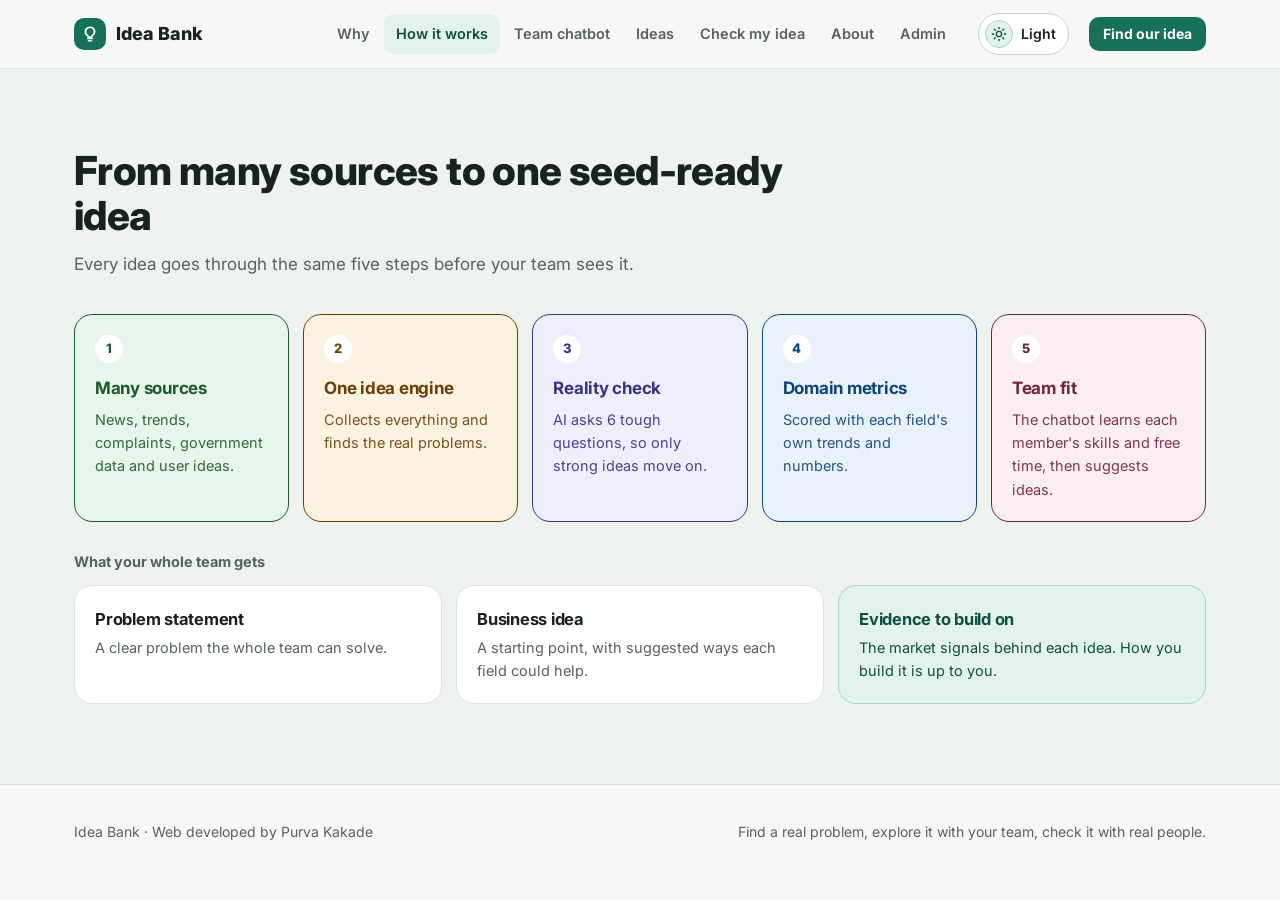
<file: static/how.html>
<!doctype html>
<html lang="en">
<head>
<meta charset="utf-8">
<meta name="viewport" content="width=device-width, initial-scale=1, viewport-fit=cover">
<title>How it works — Idea Bank</title>
<link rel="preconnect" href="https://fonts.googleapis.com">
<link rel="preconnect" href="https://fonts.gstatic.com" crossorigin>
<link href="https://fonts.googleapis.com/css2?family=Inter:wght@400;500;600;700;800&display=swap" rel="stylesheet">
<script>
/* apply saved theme before paint */
(function(){try{var t=localStorage.getItem("ideabank:theme");if(t==="light"||t==="dark")document.documentElement.setAttribute("data-theme",t);}catch(e){}})();
</script>
<link rel="stylesheet" href="/static/site.css">
</head>
<body>
<header class="top">
  <div class="wrap">
    <a class="brand" href="/" aria-label="Idea Bank, home">
      <span class="mark" aria-hidden="true"><svg width="18" height="18" viewBox="0 0 24 24" fill="none" stroke-width="2.2" stroke-linecap="round" stroke-linejoin="round"><path d="M9 18h6M10 21h4M12 3a6 6 0 0 0-3.5 10.9c.6.4 1 1.1 1 1.8V16h5v-.3c0-.7.4-1.4 1-1.8A6 6 0 0 0 12 3z"/></svg></span>
      Idea Bank
    </a>
    <nav class="nav" aria-label="Main">
      <a href="/why">Why</a><a href="/how" aria-current="page">How it works</a><a href="/team">Team chatbot</a><a href="/ideas">Ideas</a>
    <a href="/check">Check my idea</a><a href="/about">About</a><a href="/admin">Admin</a></nav>
    <button class="theme-btn" id="themeBtn" type="button" aria-label="Switch to dark mode">
      <span class="knob" aria-hidden="true">
        <svg class="sun" viewBox="0 0 24 24" fill="none" stroke-width="2" stroke-linecap="round"><circle cx="12" cy="12" r="4"/><path d="M12 2v2M12 20v2M4.9 4.9l1.4 1.4M17.7 17.7l1.4 1.4M2 12h2M20 12h2M4.9 19.1l1.4-1.4M17.7 6.3l1.4-1.4"/></svg>
        <svg class="moon" viewBox="0 0 24 24" fill="none" stroke-width="2" stroke-linecap="round" stroke-linejoin="round"><path d="M21 12.8A9 9 0 1 1 11.2 3a7 7 0 0 0 9.8 9.8z"/></svg>
      </span>
      <span class="lbl" id="themeLbl">Light</span>
    </button>
    <a class="btn btn-primary btn-sm cta-top" href="/team">Find our idea</a>
  </div>
</header>

<main id="top">
  <section class="sec alt" id="how">
    <div class="wrap">
      <div class="sec-head">
        <h2>From many sources to one seed-ready idea</h2>
        <p>Every idea goes through the same five steps before your team sees it.</p>
      </div>
      <ol class="flow">
        <li class="c-green"><h3>Many sources</h3><p>News, trends, complaints, government data and user ideas.</p></li>
        <li class="c-amber"><h3>One idea engine</h3><p>Collects everything and finds the real problems.</p></li>
        <li class="c-lav"><h3>Reality check</h3><p>AI asks 6 tough questions, so only strong ideas move on.</p></li>
        <li class="c-blue"><h3>Domain metrics</h3><p>Scored with each field's own trends and numbers.</p></li>
        <li class="c-pink"><h3>Team fit</h3><p>The chatbot learns each member's skills and free time, then suggests ideas.</p></li>
      </ol>
      <p class="out-label">What your whole team gets</p>
      <div class="outputs" style="margin-top:12px">
        <div class="out"><h3>Problem statement</h3><p>A clear problem the whole team can solve.</p></div>
        <div class="out"><h3>Business idea</h3><p>A starting point, with suggested ways each field could help.</p></div>
        <div class="out final"><h3>Evidence to build on</h3><p>The market signals behind each idea. How you build it is up to you.</p></div>
      </div>
    </div>
  </section>
</main>

<footer>
  <div class="wrap"><span>Idea Bank · Web developed by Purva Kakade</span><span>Find a real problem, explore it with your team, check it with real people.</span></div>
</footer>

<dialog id="dlg" aria-labelledby="dlgTitle"><div class="dlg" id="dlgBody"></div></dialog>
<script src="/static/app.js"></script>
</body>
</html>
</file>
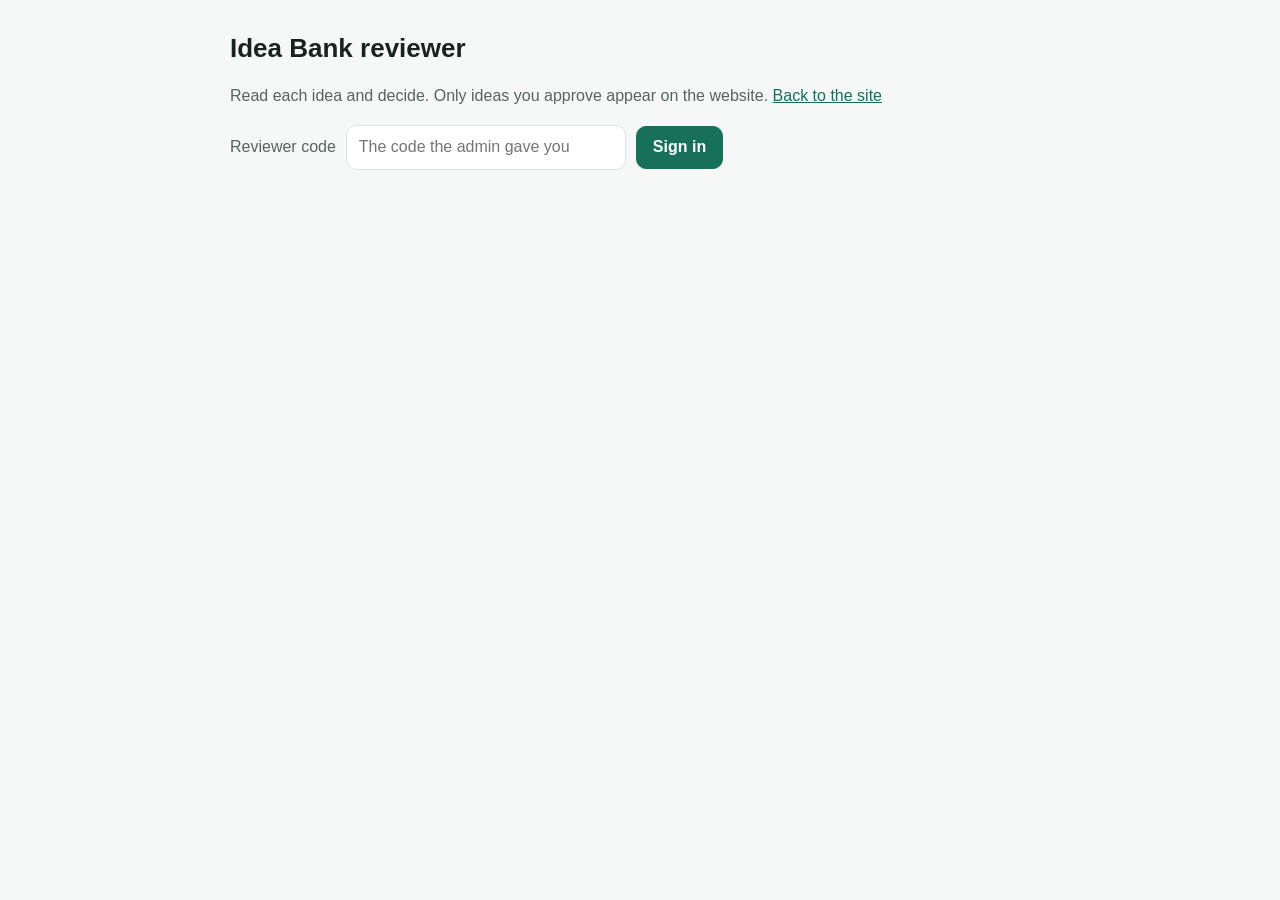
<file: static/review.html>
<!doctype html>
<html lang="en">
<head>
<meta charset="utf-8">
<meta name="viewport" content="width=device-width, initial-scale=1">
<title>Idea Bank reviewer</title>
<style>
:root{--bg:#F5F8F6;--surface:#fff;--ink:#18231F;--muted:#56635E;--line:#DCE4E0;--teal:#17705A;--soft:#E3F3EC;--warn:#FCF2E1;--warn-ink:#69400A;--bad:#FBEEF2;--bad-ink:#70243D;--lav:#EFEEFC;--lav-ink:#3A3285}
@media (prefers-color-scheme:dark){:root{--bg:#0F1513;--surface:#161E1B;--ink:#E5EDE9;--muted:#9DAAA5;--line:#26312D;--teal:#5CC7A2;--soft:#14302A;--warn:#2E230F;--warn-ink:#F4D49B;--bad:#331B24;--bad-ink:#F4C2D2;--lav:#1F1D38;--lav-ink:#CDC9FA}}
*{box-sizing:border-box} body{margin:0;background:var(--bg);color:var(--ink);font-family:Inter,"Segoe UI",Roboto,Arial,sans-serif;line-height:1.55}
.wrap{max-width:860px;margin:0 auto;padding:28px 20px 60px} h1{font-size:26px;margin:0 0 4px} h2{font-size:19px;margin:24px 0 10px}
.muted{color:var(--muted)} .row{display:flex;gap:10px;flex-wrap:wrap;align-items:center}
input,textarea{border:1px solid var(--line);background:var(--surface);color:var(--ink);border-radius:10px;padding:9px 12px;font:inherit}
input{min-width:280px} textarea{width:100%;min-height:64px}
button{font:inherit;border:1px solid var(--line);background:var(--surface);color:var(--ink);border-radius:10px;padding:8px 16px;font-weight:600;cursor:pointer}
button.primary{background:var(--teal);border-color:var(--teal);color:#fff} button.no{background:var(--bad);color:var(--bad-ink)} button:disabled{opacity:.5}
.tabs{display:flex;gap:8px;margin:18px 0 8px} .tabs button[aria-pressed="true"]{background:var(--soft);border-color:var(--teal);color:var(--teal)}
.idea{background:var(--surface);border:1px solid var(--line);border-radius:16px;padding:20px;margin-bottom:16px}
.idea h3{margin:0 0 6px;font-size:19px} .pill{display:inline-block;font-size:12px;font-weight:700;padding:2px 9px;border-radius:99px;background:var(--soft);margin:0 4px 4px 0}
.fail{background:var(--bad);color:var(--bad-ink)} .msg{padding:10px 12px;border-radius:10px;background:var(--warn);color:var(--warn-ink);margin:10px 0}
.k{font-size:12.5px;letter-spacing:.04em;text-transform:uppercase;color:var(--muted);font-weight:700;margin:14px 0 2px}
.box{border:1px solid var(--line);border-radius:12px;padding:12px 14px;margin-top:10px;background:var(--lav);color:var(--lav-ink)}
.box dt{font-weight:700;margin-top:6px} .box dd{margin:0}
.done{font-weight:700;color:var(--teal)} a{color:var(--teal)}
:focus-visible{outline:3px solid var(--teal);outline-offset:2px}
</style>
</head>
<body>
<div class="wrap">
  <h1>Idea Bank reviewer</h1>
  <p class="muted">Read each idea and decide. Only ideas you approve appear on the website. <a href="/">Back to the site</a></p>
  <div class="row"><label for="tok" class="muted">Reviewer code</label><input id="tok" type="password" autocomplete="off" placeholder="The code the admin gave you"><button class="primary" id="go">Sign in</button></div>
  <div id="msg"></div>
  <div id="main" hidden>
    <p><b id="who"></b> <span class="muted" id="waiting"></span></p>
    <div class="tabs" role="group" aria-label="Show">
      <button type="button" data-st="pending" aria-pressed="true">Waiting for me</button>
      <button type="button" data-st="approved" aria-pressed="false">I approved</button>
      <button type="button" data-st="rejected" aria-pressed="false">I rejected</button>
    </div>
    <div id="list"></div>
  </div>
</div>
<script>
(function(){
const $=s=>document.querySelector(s);
const esc=s=>String(s==null?"":s).replace(/[&<>"']/g,c=>({"&":"&amp;","<":"&lt;",">":"&gt;",'"':"&quot;","'":"&#39;"}[c]));
const FIELDS={cs:"Computer science",mech:"Mechanical",elec:"Electrical",civil:"Civil",biz:"Business",other:"Other"};
const CHECKS=[["demand","Do people really need this?"],["today","What do they do today?"],["who","Who needs it most?"],["wedge","Smallest version to sell first"],["seen","Have we seen the struggle?"],["future","Will it matter more later?"]];
const GATES={pay:"Someone will pay",earn:"Clear revenue",small:"Can start small",proof:"Real proof"};
let token="",status="pending"; try{token=sessionStorage.getItem("ib-reviewer")||"";}catch(e){} $("#tok").value=token;
async function api(p,o){o=o||{}; o.headers={"Content-Type":"application/json","X-Reviewer-Token":token}; if(o.body) o.body=JSON.stringify(o.body);
  const r=await fetch(p,o); const d=await r.json().catch(()=>({})); if(!r.ok) throw new Error(d.error||r.status); return d;}
async function signIn(){
  token=$("#tok").value.trim(); try{sessionStorage.setItem("ib-reviewer",token);}catch(e){}
  try{ const me=await api("/api/review/me"); $("#msg").innerHTML=""; $("#main").hidden=false;
    $("#who").textContent="Signed in as "+me.name; $("#waiting").textContent="· "+me.waiting+" idea"+(me.waiting===1?"":"s")+" waiting"; loadList(); }
  catch(e){ $("#main").hidden=true; $("#msg").innerHTML=`<div class="msg">${esc(e.message)}</div>`; }
}
function card(i){
  const roles=Object.keys(i.roles||{}).map(k=>`<dt>${esc(FIELDS[k]||k)}</dt><dd>${esc(i.roles[k])}</dd>`).join("");
  const m=i.model||{}, c=i.checks||{};
  return `<div class="idea" id="i${i.id}"><h3>${esc(i.title)} <span class="pill">${i.total}/100</span></h3>
   <div class="muted">${esc(i.sector)} · ${i.origin==="seed"?"Example":i.origin==="team"?"Made for a team":"From live data"}</div>
   <div class="k">Problem</div><div>${esc(i.problem)}</div>
   <div class="k">Business idea</div><div>${esc(i.solution)}</div>
   <div class="k">Four must-pass rules</div><div>${Object.entries(i.gates||{}).map(([k,g])=>`<span class="pill ${g.pass?"":"fail"}" title="${esc(g.why)}">${GATES[k]||k}: ${g.pass?"pass":"fail"}</span>`).join("")}</div>
   <div class="k">Who does what</div><dl class="box" style="margin-top:4px">${roles||"—"}</dl>
   <div class="k">Reality check</div><dl class="box" style="margin-top:4px">${CHECKS.map(([k,q])=>`<dt>${q}</dt><dd>${esc(c[k]||"Not checked")}</dd>`).join("")}</dl>
   <div class="k">Business model</div><div>${["customer","value","revenue","pricing","costs","channels"].map(k=>`<b>${k[0].toUpperCase()+k.slice(1)}:</b> ${esc(m[k]||"—")}`).join(" · ")}</div>
   <div class="k">Proof</div>${(i.evidence||[]).length?(i.evidence||[]).slice(0,8).map(e=>`<div><a href="${esc(e.url)}" target="_blank" rel="noopener noreferrer">${esc(e.title)}</a> <span class="muted">(${esc(e.source)})</span></div>`).join(""):'<div class="muted">No proof links attached.</div>'}
   ${status==="pending"?`<div class="k">Your note (optional, for the record)</div><label class="sr" for="n${i.id}"></label><textarea id="n${i.id}" maxlength="300" placeholder="Why you approved or rejected"></textarea>
     <div class="row" style="margin-top:10px"><button class="primary" data-act="approved" data-id="${i.id}">Approve and publish</button><button class="no" data-act="rejected" data-id="${i.id}">Reject</button></div>`
    :`<p class="done">${status==="approved"?"Published":"Rejected"} by you${i.review_note?": "+esc(i.review_note):""}</p>`}
  </div>`;
}
async function loadList(){
  try{ const d=await api("/api/review/ideas?status="+status);
    $("#list").innerHTML=d.ideas.length?d.ideas.map(card).join(""):`<p class="muted">${status==="pending"?"Nothing waiting. New ideas appear here after each data run.":"Nothing here yet."}</p>`;
  }catch(e){ $("#list").innerHTML=`<div class="msg">${esc(e.message)}</div>`; }
}
document.addEventListener("click",async e=>{
  const t=e.target.closest(".tabs button"); if(t){document.querySelectorAll(".tabs button").forEach(b=>b.setAttribute("aria-pressed",b===t)); status=t.dataset.st; loadList(); return;}
  const b=e.target.closest("[data-act]"); if(!b) return; b.disabled=true;
  try{ const n=$("#n"+b.dataset.id); await api(`/api/review/ideas/${b.dataset.id}/decision`,{method:"POST",body:{status:b.dataset.act,note:n?n.value:""}}); signIn(); }
  catch(err){ b.disabled=false; $("#msg").innerHTML=`<div class="msg">${esc(err.message)}</div>`; }
});
$("#go").onclick=signIn; $("#tok").addEventListener("keydown",e=>{if(e.key==="Enter") signIn();});
if(token) signIn();
})();
</script>
</body>
</html>
</file>
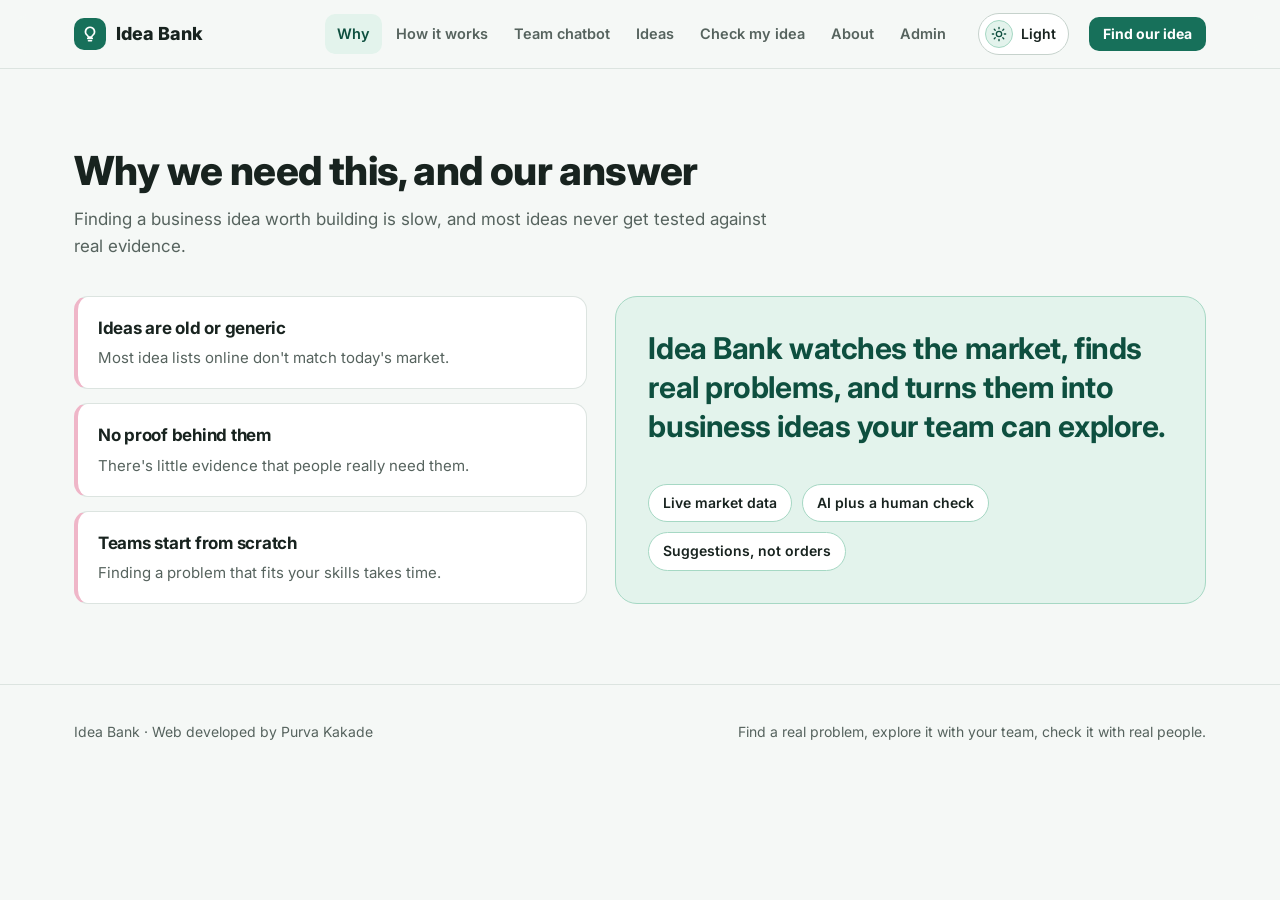
<file: static/why.html>
<!doctype html>
<html lang="en">
<head>
<meta charset="utf-8">
<meta name="viewport" content="width=device-width, initial-scale=1, viewport-fit=cover">
<title>Why Idea Bank</title>
<link rel="preconnect" href="https://fonts.googleapis.com">
<link rel="preconnect" href="https://fonts.gstatic.com" crossorigin>
<link href="https://fonts.googleapis.com/css2?family=Inter:wght@400;500;600;700;800&display=swap" rel="stylesheet">
<script>
/* apply saved theme before paint */
(function(){try{var t=localStorage.getItem("ideabank:theme");if(t==="light"||t==="dark")document.documentElement.setAttribute("data-theme",t);}catch(e){}})();
</script>
<link rel="stylesheet" href="/static/site.css">
</head>
<body>
<header class="top">
  <div class="wrap">
    <a class="brand" href="/" aria-label="Idea Bank, home">
      <span class="mark" aria-hidden="true"><svg width="18" height="18" viewBox="0 0 24 24" fill="none" stroke-width="2.2" stroke-linecap="round" stroke-linejoin="round"><path d="M9 18h6M10 21h4M12 3a6 6 0 0 0-3.5 10.9c.6.4 1 1.1 1 1.8V16h5v-.3c0-.7.4-1.4 1-1.8A6 6 0 0 0 12 3z"/></svg></span>
      Idea Bank
    </a>
    <nav class="nav" aria-label="Main">
      <a href="/why" aria-current="page">Why</a><a href="/how">How it works</a><a href="/team">Team chatbot</a><a href="/ideas">Ideas</a>
    <a href="/check">Check my idea</a><a href="/about">About</a><a href="/admin">Admin</a></nav>
    <button class="theme-btn" id="themeBtn" type="button" aria-label="Switch to dark mode">
      <span class="knob" aria-hidden="true">
        <svg class="sun" viewBox="0 0 24 24" fill="none" stroke-width="2" stroke-linecap="round"><circle cx="12" cy="12" r="4"/><path d="M12 2v2M12 20v2M4.9 4.9l1.4 1.4M17.7 17.7l1.4 1.4M2 12h2M20 12h2M4.9 19.1l1.4-1.4M17.7 6.3l1.4-1.4"/></svg>
        <svg class="moon" viewBox="0 0 24 24" fill="none" stroke-width="2" stroke-linecap="round" stroke-linejoin="round"><path d="M21 12.8A9 9 0 1 1 11.2 3a7 7 0 0 0 9.8 9.8z"/></svg>
      </span>
      <span class="lbl" id="themeLbl">Light</span>
    </button>
    <a class="btn btn-primary btn-sm cta-top" href="/team">Find our idea</a>
  </div>
</header>

<main id="top">
  <section class="sec" id="why">
    <div class="wrap">
      <div class="sec-head">
        <h2>Why we need this, and our answer</h2>
        <p>Finding a business idea worth building is slow, and most ideas never get tested against real evidence.</p>
      </div>
      <div class="why">
        <div class="pains">
          <div class="pain"><h3>Ideas are old or generic</h3><p>Most idea lists online don't match today's market.</p></div>
          <div class="pain"><h3>No proof behind them</h3><p>There's little evidence that people really need them.</p></div>
          <div class="pain"><h3>Teams start from scratch</h3><p>Finding a problem that fits your skills takes time.</p></div>
        </div>
        <div class="answer">
          <p class="big">Idea Bank watches the market, finds real problems, and turns them into business ideas your team can explore.</p>
          <ul aria-label="What makes it work"><li>Live market data</li><li>AI plus a human check</li><li>Suggestions, not orders</li></ul>
        </div>
      </div>
    </div>
  </section>
</main>

<footer>
  <div class="wrap"><span>Idea Bank · Web developed by Purva Kakade</span><span>Find a real problem, explore it with your team, check it with real people.</span></div>
</footer>

<dialog id="dlg" aria-labelledby="dlgTitle"><div class="dlg" id="dlgBody"></div></dialog>
<script src="/static/app.js"></script>
</body>
</html>
</file>
<file: static/site.css>
:root{
  --bg:#F5F8F6; --surface:#FFFFFF; --sunk:#EEF3F0; --ink:#18231F; --muted:#56635E; --line:#DCE4E0; --line-strong:#C6D2CC;
  --teal:#17705A; --teal-ink:#0E4F3F; --teal-soft:#E3F3EC; --teal-line:#A6D8C4; --on-teal:#FFFFFF;
  --lav:#EFEEFC; --lav-line:#C9C5F1; --lav-ink:#3A3285;
  --amber:#FCF2E1; --amber-line:#EFCB8C; --amber-ink:#69400A;
  --pink:#FBEEF2; --pink-line:#EFB6C8; --pink-ink:#70243D;
  --blue:#E9F2FB; --blue-line:#ADCDEE; --blue-ink:#0E447A;
  --green:#E7F5EB; --green-line:#A8D8B3; --green-ink:#1F5A2B;
  --gray:#F1F1EC; --gray-line:#D2D1C9; --gray-ink:#43433E;
  --ring-mid:#D99A2B; --shadow:0 1px 2px rgba(24,35,31,.05), 0 8px 24px rgba(24,35,31,.06);
  --backdrop:rgba(16,24,21,.45);
  color-scheme:light;
  box-sizing:border-box;
  padding-top:env(safe-area-inset-top,0px);
  padding-bottom:env(safe-area-inset-bottom,0px);
}
@media (prefers-color-scheme:dark){
  :root:not([data-theme="light"]){
    --bg:#0F1513; --surface:#161E1B; --sunk:#121916; --ink:#E5EDE9; --muted:#9DAAA5; --line:#26312D; --line-strong:#34413C;
    --teal:#5CC7A2; --teal-ink:#A9E8D2; --teal-soft:#14302A; --teal-line:#2B5C4C; --on-teal:#0B1E18;
    --lav:#1F1D38; --lav-line:#3F3A74; --lav-ink:#CDC9FA;
    --amber:#2E230F; --amber-line:#6A4F22; --amber-ink:#F4D49B;
    --pink:#331B24; --pink-line:#6B3447; --pink-ink:#F4C2D2;
    --blue:#142638; --blue-line:#2D5376; --blue-ink:#B6D5F2;
    --green:#152D1B; --green-line:#2E5F38; --green-ink:#B6E2BF;
    --gray:#212423; --gray-line:#3E4341; --gray-ink:#D4D6D1;
    --ring-mid:#E7B556; --shadow:0 1px 2px rgba(0,0,0,.3), 0 8px 24px rgba(0,0,0,.25);
    --backdrop:rgba(0,0,0,.6);
    color-scheme:dark;
  }
}
:root[data-theme="dark"]{
  --bg:#0F1513; --surface:#161E1B; --sunk:#121916; --ink:#E5EDE9; --muted:#9DAAA5; --line:#26312D; --line-strong:#34413C;
  --teal:#5CC7A2; --teal-ink:#A9E8D2; --teal-soft:#14302A; --teal-line:#2B5C4C; --on-teal:#0B1E18;
  --lav:#1F1D38; --lav-line:#3F3A74; --lav-ink:#CDC9FA;
  --amber:#2E230F; --amber-line:#6A4F22; --amber-ink:#F4D49B;
  --pink:#331B24; --pink-line:#6B3447; --pink-ink:#F4C2D2;
  --blue:#142638; --blue-line:#2D5376; --blue-ink:#B6D5F2;
  --green:#152D1B; --green-line:#2E5F38; --green-ink:#B6E2BF;
  --gray:#212423; --gray-line:#3E4341; --gray-ink:#D4D6D1;
  --ring-mid:#E7B556; --shadow:0 1px 2px rgba(0,0,0,.3), 0 8px 24px rgba(0,0,0,.25);
  --backdrop:rgba(0,0,0,.6);
  color-scheme:dark;
}
html{scroll-behavior:smooth; scroll-padding-top:calc(env(safe-area-inset-top,0px) + 76px)}
@media (prefers-reduced-motion:reduce){html{scroll-behavior:auto} *,*::before,*::after{animation:none!important; transition:none!important}}
*,*::before,*::after{box-sizing:border-box}
[hidden]{display:none!important}
body{margin:0; background:var(--bg); color:var(--ink); font-family:Inter, "Segoe UI", Roboto, Helvetica, Arial, sans-serif; font-size:16px; line-height:1.6; -webkit-font-smoothing:antialiased; transition:background-color .2s, color .2s}
img,svg{max-width:100%}
a{color:var(--teal)}
button,input,select,textarea{font:inherit; color:inherit}
:focus-visible{outline:3px solid var(--teal); outline-offset:2px; border-radius:8px}
.wrap{max-width:1180px; margin:0 auto; padding:0 24px}
.sr{position:absolute; width:1px; height:1px; overflow:hidden; clip:rect(0 0 0 0); white-space:nowrap}
h1,h2,h3,h4{letter-spacing:-.015em}

/* ---------- header ---------- */
.top{position:sticky; top:0; z-index:30; background:color-mix(in srgb, var(--bg) 86%, transparent); backdrop-filter:saturate(1.2) blur(12px); -webkit-backdrop-filter:saturate(1.2) blur(12px); border-bottom:1px solid var(--line)}
.top .wrap{display:flex; align-items:center; gap:20px; height:68px}
.brand{display:flex; align-items:center; gap:10px; font-weight:800; font-size:18px; color:var(--ink); text-decoration:none; margin-right:auto}
.mark{width:32px; height:32px; border-radius:10px; background:var(--teal); display:grid; place-items:center}
.mark svg{stroke:var(--on-teal)}
.nav{display:flex; gap:2px}
.nav a{color:var(--muted); text-decoration:none; font-weight:600; font-size:14.5px; padding:8px 12px; border-radius:10px}
.nav a:hover{color:var(--ink); background:var(--sunk)}
@media (max-width:820px){.nav{display:none}}
.theme-btn{display:inline-flex; align-items:center; gap:8px; border:1px solid var(--line-strong); background:var(--surface); border-radius:999px; padding:6px 12px 6px 6px; cursor:pointer; font-size:14px; font-weight:600}
.theme-btn .knob{width:28px; height:28px; border-radius:50%; background:var(--teal-soft); border:1px solid var(--teal-line); display:grid; place-items:center}
.theme-btn svg{width:16px; height:16px; stroke:var(--teal-ink)}
.theme-btn .moon{display:none}
:root[data-theme="dark"] .theme-btn .sun{display:none}
:root[data-theme="dark"] .theme-btn .moon{display:block}
.cta-top{display:inline-flex}
@media (max-width:520px){.cta-top{display:none} .theme-btn .lbl{display:none} .theme-btn{padding:6px}}

/* ---------- buttons ---------- */
.btn{display:inline-flex; align-items:center; justify-content:center; gap:8px; border:1px solid transparent; border-radius:12px; padding:11px 18px; font-weight:700; font-size:15px; cursor:pointer; text-decoration:none; line-height:1.2; transition:filter .15s, border-color .15s, background-color .15s}
.btn-primary{background:var(--teal); color:var(--on-teal)}
.btn-primary:hover{filter:brightness(1.07)}
.btn-ghost{background:var(--surface); border-color:var(--line-strong); color:var(--ink)}
.btn-ghost:hover{border-color:var(--teal-line)}
.btn-soft{background:var(--lav); border-color:var(--lav-line); color:var(--lav-ink)}
.btn-sm{padding:8px 13px; font-size:14px; border-radius:10px}
.btn:disabled{opacity:.55; cursor:not-allowed}
.row{display:flex; gap:12px; flex-wrap:wrap; align-items:center}

/* ---------- hero ---------- */
.hero{padding:72px 0 64px}
.hero-grid{display:grid; grid-template-columns:minmax(0,1.05fr) minmax(0,.95fr); gap:56px; align-items:center}
@media (max-width:940px){.hero-grid{grid-template-columns:1fr; gap:40px}}
.hero h1{font-size:clamp(36px,5.4vw,62px); line-height:1.04; margin:0 0 20px; font-weight:800; letter-spacing:-.03em; max-width:12em}
.hero .lead{font-size:clamp(17px,1.6vw,19px); color:var(--muted); margin:0 0 28px; max-width:33em}
.goals{display:flex; gap:10px; flex-wrap:wrap; margin:0 0 32px; padding:0; list-style:none}
.goals li{font-size:14px; font-weight:700; padding:7px 14px; border-radius:999px; border:1px solid}

/* the signal-to-pitch card */
.transform{position:relative; background:var(--surface); border:1px solid var(--line); border-radius:24px; padding:22px; box-shadow:var(--shadow)}
.transform .stage{display:grid; grid-template-columns:auto 1fr; gap:14px; padding:14px 0; border-top:1px dashed var(--line-strong)}
.transform .stage:first-of-type{border-top:0; padding-top:4px}
.stage .dot{width:34px; height:34px; border-radius:11px; display:grid; place-items:center; border:1px solid; font-weight:800; font-size:13px}
.stage .k{font-size:12.5px; font-weight:700; color:var(--muted); margin:0 0 2px}
.stage .v{margin:0; font-weight:600; font-size:15.5px; line-height:1.4}
.stage .src{font-weight:500; color:var(--muted); font-size:13.5px}
.stage .tags{display:flex; flex-wrap:wrap; gap:6px; margin-top:8px}
.score-line{display:flex; align-items:center; gap:14px}
.reveal .stage{opacity:0; transform:translateY(6px); animation:rise .5s ease forwards}
.reveal .stage:nth-of-type(2){animation-delay:.25s}
.reveal .stage:nth-of-type(3){animation-delay:.5s}
.reveal .stage:nth-of-type(4){animation-delay:.75s}
@keyframes rise{to{opacity:1; transform:none}}

/* ---------- colour chips ---------- */
.c-green{background:var(--green); border-color:var(--green-line); color:var(--green-ink)}
.c-amber{background:var(--amber); border-color:var(--amber-line); color:var(--amber-ink)}
.c-lav{background:var(--lav); border-color:var(--lav-line); color:var(--lav-ink)}
.c-blue{background:var(--blue); border-color:var(--blue-line); color:var(--blue-ink)}
.c-pink{background:var(--pink); border-color:var(--pink-line); color:var(--pink-ink)}
.c-gray{background:var(--gray); border-color:var(--gray-line); color:var(--gray-ink)}
.c-teal{background:var(--teal-soft); border-color:var(--teal-line); color:var(--teal-ink)}
.tag{display:inline-block; font-size:12.5px; font-weight:700; padding:3px 10px; border-radius:999px; border:1px solid; line-height:1.5}

/* ---------- sections ---------- */
.sec{padding:80px 0; border-top:1px solid var(--line)}
.sec.alt{background:var(--sunk)}
.sec-head{max-width:720px; margin:0 0 36px}
.sec-head h2{font-size:clamp(28px,3.4vw,40px); line-height:1.12; margin:0 0 12px; font-weight:800}
.sec-head p{margin:0; color:var(--muted); font-size:17px}

/* why */
.why{display:grid; grid-template-columns:minmax(0,1fr) minmax(0,1.15fr); gap:28px; align-items:stretch}
@media (max-width:860px){.why{grid-template-columns:1fr}}
.pains{display:grid; gap:14px}
.pain{background:var(--surface); border:1px solid var(--line); border-left:4px solid var(--pink-line); border-radius:14px; padding:18px 20px}
.pain h3{margin:0 0 4px; font-size:17px}
.pain p{margin:0; color:var(--muted); font-size:15px}
.answer{border-radius:22px; padding:32px; border:1px solid var(--teal-line); background:var(--teal-soft); color:var(--teal-ink); display:flex; flex-direction:column; justify-content:space-between; gap:28px}
.answer p.big{font-size:clamp(22px,2.4vw,30px); line-height:1.3; font-weight:700; margin:0; letter-spacing:-.015em}
.answer ul{list-style:none; margin:0; padding:0; display:flex; flex-wrap:wrap; gap:10px}
.answer li{background:var(--surface); border:1px solid var(--teal-line); color:var(--ink); border-radius:999px; padding:7px 14px; font-weight:600; font-size:14px}

/* flow */
.flow{list-style:none; margin:0; padding:0; display:grid; grid-template-columns:repeat(5,minmax(0,1fr)); gap:14px; counter-reset:step}
@media (max-width:980px){.flow{grid-template-columns:repeat(2,minmax(0,1fr))}}
@media (max-width:520px){.flow{grid-template-columns:1fr}}
.flow li{position:relative; border:1px solid; border-radius:18px; padding:20px; counter-increment:step}
.flow li::before{content:counter(step); display:grid; place-items:center; width:28px; height:28px; border-radius:50%; background:var(--surface); font-weight:800; font-size:13px; margin-bottom:12px}
.flow li h3{margin:0 0 6px; font-size:17px}
.flow li p{margin:0; font-size:14.5px; opacity:.9}
.outputs{margin-top:22px; display:grid; grid-template-columns:repeat(3,minmax(0,1fr)); gap:14px}
@media (max-width:760px){.outputs{grid-template-columns:1fr}}
.out{background:var(--surface); border:1px solid var(--line); border-radius:18px; padding:20px}
.out h3{margin:0 0 4px; font-size:16.5px}
.out p{margin:0; color:var(--muted); font-size:14.5px}
.out.final{border-color:var(--teal-line); background:var(--teal-soft)}
.out.final h3,.out.final p{color:var(--teal-ink)}
.out-label{font-weight:700; color:var(--muted); font-size:14.5px; margin:28px 0 0}

/* chatbot */
.chat-grid{display:grid; grid-template-columns:minmax(0,1.1fr) minmax(0,.9fr); gap:24px; align-items:start}
@media (max-width:920px){.chat-grid{grid-template-columns:1fr}}
.chat{background:var(--surface); border:1px solid var(--line); border-radius:22px; display:flex; flex-direction:column; height:600px; overflow:hidden; box-shadow:var(--shadow)}
.chat-head{display:flex; align-items:center; justify-content:space-between; gap:12px; padding:14px 18px; border-bottom:1px solid var(--line)}
.chat-head .who{display:flex; align-items:center; gap:10px; font-weight:700}
.bot-av{width:34px; height:34px; border-radius:50%; background:var(--lav); border:1px solid var(--lav-line); display:grid; place-items:center}
.bot-av svg{stroke:var(--lav-ink)}
.progress{font-size:13px; color:var(--muted); font-weight:600}
.chat-log{flex:1; overflow-y:auto; padding:20px 18px; display:flex; flex-direction:column; gap:10px}
.bubble{max-width:84%; padding:11px 15px; border-radius:16px; font-size:15px; line-height:1.45; border:1px solid}
.bubble.bot{align-self:flex-start; background:var(--lav); border-color:var(--lav-line); color:var(--lav-ink); border-bottom-left-radius:5px}
.bubble.me{align-self:flex-end; background:var(--teal-soft); border-color:var(--teal-line); color:var(--teal-ink); border-bottom-right-radius:5px}
.chat-input{border-top:1px solid var(--line); padding:14px; display:grid; gap:10px; background:var(--surface)}
.chips{display:flex; flex-wrap:wrap; gap:8px}
.chip{border:1px solid var(--line-strong); background:var(--bg); border-radius:999px; padding:7px 14px; font-weight:600; font-size:14px; cursor:pointer}
.chip:hover{border-color:var(--teal-line); background:var(--teal-soft)}
.text-row{display:flex; gap:8px}
.text-row input{flex:1; min-width:0; border:1px solid var(--line-strong); background:var(--bg); border-radius:12px; padding:10px 14px}
.side{display:grid; gap:18px}
.panel{background:var(--surface); border:1px solid var(--line); border-radius:22px; padding:22px}
.panel h3{margin:0 0 4px; font-size:17px}
.panel .sub{margin:0 0 14px; color:var(--muted); font-size:14px}
.qlist{list-style:none; margin:0; padding:0; display:grid; grid-template-columns:1fr 1fr; gap:8px}
.qlist li{display:flex; gap:8px; align-items:center; font-size:14px; font-weight:600; padding:8px 10px; border-radius:10px; background:var(--sunk); border:1px solid var(--line); color:var(--muted)}
.qlist li i{font-style:normal; width:22px; height:22px; flex:none; border-radius:50%; display:grid; place-items:center; font-size:12px; background:var(--surface); border:1px solid var(--line-strong)}
.qlist li.done{color:var(--teal-ink); background:var(--teal-soft); border-color:var(--teal-line)}
.qlist li.done i{border-color:var(--teal-line)}
.qnote{font-size:13px; color:var(--muted); margin:10px 0 0}
.member{display:flex; gap:12px; padding:12px 0; border-top:1px solid var(--line)}
.member:first-child{border-top:0; padding-top:0}
.avatar{width:38px; height:38px; flex:none; border-radius:12px; display:grid; place-items:center; font-weight:800; font-size:13px; border:1px solid}
.member b{display:block; font-size:15px}
.member span{color:var(--muted); font-size:14px}
.stats{display:grid; grid-template-columns:repeat(3,1fr); gap:10px; margin-top:14px}
.stat{border-radius:14px; padding:12px; border:1px solid var(--teal-line); background:var(--teal-soft); color:var(--teal-ink)}
.stat b{display:block; font-size:22px; line-height:1.2}
.stat span{font-size:12.5px}
.team-prefs{display:flex; flex-wrap:wrap; gap:6px; margin-top:12px}
.empty{color:var(--muted); font-size:15px; padding:16px; border:1px dashed var(--line-strong); border-radius:14px; margin:0}

.matches-head{display:flex; justify-content:space-between; align-items:flex-end; gap:16px; flex-wrap:wrap; margin:48px 0 16px}
.matches-head h3{margin:0 0 4px; font-size:24px}
.matches-head p{margin:0; color:var(--muted)}
.matches{display:grid; gap:14px}
.match{background:var(--surface); border:1px solid var(--line); border-radius:18px; padding:18px 20px; display:grid; grid-template-columns:auto minmax(0,1fr) auto; gap:18px; align-items:center}
@media (max-width:640px){.match{grid-template-columns:auto 1fr} .match .act{grid-column:1/-1}}
.match h4{margin:0 0 4px; font-size:17px}
.match p{margin:0 0 10px; color:var(--muted); font-size:14.5px}
.why-tags{display:flex; flex-wrap:wrap; gap:6px}

/* ring */
.ring{position:relative; width:60px; height:60px; flex:none}
.ring svg{transform:rotate(-90deg); display:block}
.ring b{position:absolute; inset:0; display:grid; place-items:center; font-size:16px; font-weight:800}
.ring small{position:absolute; left:0; right:0; bottom:-18px; text-align:center; font-size:11px; color:var(--muted); font-weight:600}

/* feed */
.filters{display:flex; gap:10px; flex-wrap:wrap; align-items:center; margin-bottom:22px}
.filters input,.filters select{border:1px solid var(--line-strong); background:var(--surface); border-radius:12px; padding:10px 12px; min-width:0}
.filters input{flex:1; min-width:200px}
.seg{display:flex; background:var(--surface); border:1px solid var(--line-strong); border-radius:12px; padding:3px}
.seg button{border:0; background:transparent; padding:7px 12px; border-radius:9px; font-weight:600; font-size:14px; cursor:pointer; color:var(--muted)}
.seg button[aria-pressed="true"]{background:var(--teal-soft); color:var(--teal-ink)}
.grid{display:grid; grid-template-columns:repeat(auto-fill,minmax(310px,1fr)); gap:16px}
.card{background:var(--surface); border:1px solid var(--line); border-radius:20px; padding:20px; display:flex; flex-direction:column; gap:12px; text-align:left; cursor:pointer; width:100%}
.card:hover{border-color:var(--teal-line)}
.card-top{display:flex; justify-content:space-between; gap:14px; align-items:flex-start}
.card .sector{font-size:13px; font-weight:700; color:var(--teal)}
.card h3{margin:2px 0 0; font-size:18px; line-height:1.3}
.card .prob{margin:0; color:var(--muted); font-size:14.5px}
.card .meta{display:flex; flex-wrap:wrap; gap:6px; margin-top:auto}
.card .facts{font-size:13px; color:var(--muted); font-weight:600}
.live-badge{font-size:11.5px; font-weight:700; color:var(--green-ink); background:var(--green); border:1px solid var(--green-line); padding:1px 8px; border-radius:999px; margin-left:6px; vertical-align:2px}
.ex-badge{font-size:11.5px; font-weight:700; color:var(--gray-ink); background:var(--gray); border:1px solid var(--gray-line); padding:1px 8px; border-radius:999px; margin-left:6px; vertical-align:2px}
.code-box{display:flex; align-items:center; gap:12px; flex-wrap:wrap; margin-top:14px; padding:12px 14px; border-radius:14px; border:1px dashed var(--teal-line); background:var(--teal-soft); color:var(--teal-ink); font-size:14px}
.code-box b{font-size:20px; letter-spacing:.12em}
.proof a{display:block; font-size:14.5px; margin:4px 0}
.ai-badge{font-size:11.5px; font-weight:700; color:var(--lav-ink); background:var(--lav); border:1px solid var(--lav-line); padding:1px 8px; border-radius:999px; margin-left:6px; vertical-align:2px}

/* pitch section */
.pitch-demo{display:grid; grid-template-columns:minmax(0,1fr) minmax(0,1fr); gap:20px}
@media (max-width:860px){.pitch-demo{grid-template-columns:1fr}}
.idea-strip{background:var(--surface); border:1px solid var(--line); border-radius:18px; padding:20px 22px; margin-bottom:20px}
.idea-strip h3{margin:0 0 8px; font-size:20px}
.idea-strip .roles-inline{display:flex; flex-wrap:wrap; gap:8px}
.list-box{border:1px solid; border-radius:20px; padding:24px}
.list-box h3{margin:0 0 4px; font-size:19px}
.list-box .sub{margin:0 0 14px; font-size:14px; opacity:.85}
.list-box dl{margin:0; display:grid; gap:8px}
.list-box dt{font-weight:700; display:inline}
.list-box dd{display:inline; margin:0}
.list-box dl div{font-size:15px}

/* dialog */
dialog{border:0; padding:0; border-radius:24px; width:min(860px, calc(100% - 24px)); max-height:calc(100dvh - 32px); background:var(--surface); color:var(--ink); box-shadow:0 24px 60px rgba(0,0,0,.25)}
dialog::backdrop{background:var(--backdrop)}
.dlg{padding:28px; display:grid; gap:18px}
.dlg-head{display:flex; justify-content:space-between; gap:16px; align-items:flex-start}
.dlg-head h2{margin:2px 0 6px; font-size:25px; line-height:1.25}
.x{border:1px solid var(--line-strong); background:var(--bg); border-radius:10px; width:40px; height:40px; cursor:pointer; font-size:18px; flex:none}
.two{display:grid; grid-template-columns:1fr 1fr; gap:14px}
@media (max-width:640px){.two{grid-template-columns:1fr}}
.box{border:1px solid var(--line); border-radius:16px; padding:18px}
.box h3{margin:0 0 8px; font-size:15.5px}
.box p{margin:0; font-size:15px; color:var(--muted)}
.bars{display:grid; gap:9px}
.bar-row{display:grid; grid-template-columns:130px 1fr 46px; gap:12px; align-items:center; font-size:14px}
.bar{height:9px; background:var(--gray); border-radius:99px; overflow:hidden}
.bar i{display:block; height:100%; background:var(--teal); border-radius:99px}
.qa{display:grid; gap:12px}
.qa div{font-size:15px}
.qa b{display:block; font-size:14px}
.roles{display:grid; gap:10px}
.role{display:flex; gap:10px; align-items:flex-start; font-size:15px}
.pitch-out{border:1px solid var(--pink-line); background:var(--pink); color:var(--pink-ink); border-radius:16px; padding:20px; font-size:15px; overflow-x:auto}
.pitch-out h3{font-size:16.5px; margin:16px 0 6px}
.pitch-out h3:first-child{margin-top:0}
.pitch-out p{margin:6px 0}
.pitch-out ul,.pitch-out ol{margin:6px 0; padding-left:22px}
.msg{font-size:14.5px; padding:12px 14px; border-radius:12px; border:1px solid; margin:10px 0 0}
.note{font-size:14px; color:var(--muted)}

footer{border-top:1px solid var(--line); padding:36px 0 48px; color:var(--muted); font-size:14px}
footer .wrap{display:flex; justify-content:space-between; gap:16px; flex-wrap:wrap}
main>.sec:first-child{border-top:0}
.explore{display:grid; grid-template-columns:repeat(auto-fill,minmax(220px,1fr)); gap:14px}
.explore a{display:block; text-decoration:none; color:inherit; border:1px solid; border-radius:18px; padding:20px}
.explore a:hover{filter:brightness(.98); transform:translateY(-1px)}
.explore h3{margin:0 0 6px; font-size:17px}
.explore p{margin:0; font-size:14.5px; opacity:.9}
.nav a[aria-current="page"]{color:var(--teal-ink); background:var(--teal-soft)}

/* check my idea */
.checkgrid{display:grid; grid-template-columns:minmax(0,1.3fr) minmax(0,1fr); gap:24px; align-items:start}
@media (max-width:900px){.checkgrid{grid-template-columns:1fr}}
.qgroup{background:var(--surface); border:1px solid var(--line); border-radius:18px; padding:20px 22px; margin-bottom:16px}
.qgroup h3{margin:0 0 4px; font-size:18px} .qgroup .sub{margin:0 0 12px; color:var(--muted); font-size:14px}
.qrow{padding:12px 0; border-top:1px solid var(--line)} .qrow:first-of-type{border-top:0}
.qrow p{margin:0 0 8px; font-weight:600; font-size:15px}
.opts{display:flex; flex-wrap:wrap; gap:8px}
.opts label{position:relative}
.opts input{position:absolute; opacity:0; inset:0; cursor:pointer}
.opts span{display:inline-block; border:1px solid var(--line-strong); background:var(--bg); border-radius:999px; padding:6px 14px; font-size:14px; font-weight:600; cursor:pointer}
.opts input:checked + span{background:var(--teal-soft); border-color:var(--teal); color:var(--teal-ink)}
.opts input:focus-visible + span{outline:3px solid var(--teal); outline-offset:2px}
.field input,.field textarea{width:100%; border:1px solid var(--line-strong); background:var(--bg); border-radius:12px; padding:10px 14px}
.field label{display:block; font-weight:600; font-size:14px; margin-bottom:4px}
.result{position:sticky; top:84px; background:var(--surface); border:1px solid var(--line); border-radius:22px; padding:24px; box-shadow:var(--shadow)}
.result h3{margin:0 0 6px; font-size:22px}
.verdict{display:inline-block; font-weight:800; font-size:14px; padding:4px 14px; border-radius:999px; border:1px solid; margin-bottom:10px}
.lens{display:grid; grid-template-columns:110px 1fr 48px; gap:10px; align-items:center; font-size:14px; margin:6px 0}
.lens .bar{height:9px; background:var(--gray); border-radius:99px; overflow:hidden} .lens .bar i{display:block; height:100%; background:var(--teal)}
.gate{display:flex; justify-content:space-between; gap:10px; font-size:14px; padding:6px 0; border-top:1px dashed var(--line-strong)}
.faq details{border-top:1px solid var(--line); padding:14px 0} .faq details:last-child{border-bottom:1px solid var(--line)}
.faq summary{cursor:pointer; font-weight:700; font-size:17px} .faq p{margin:8px 0 0; color:var(--muted)}
</file>
